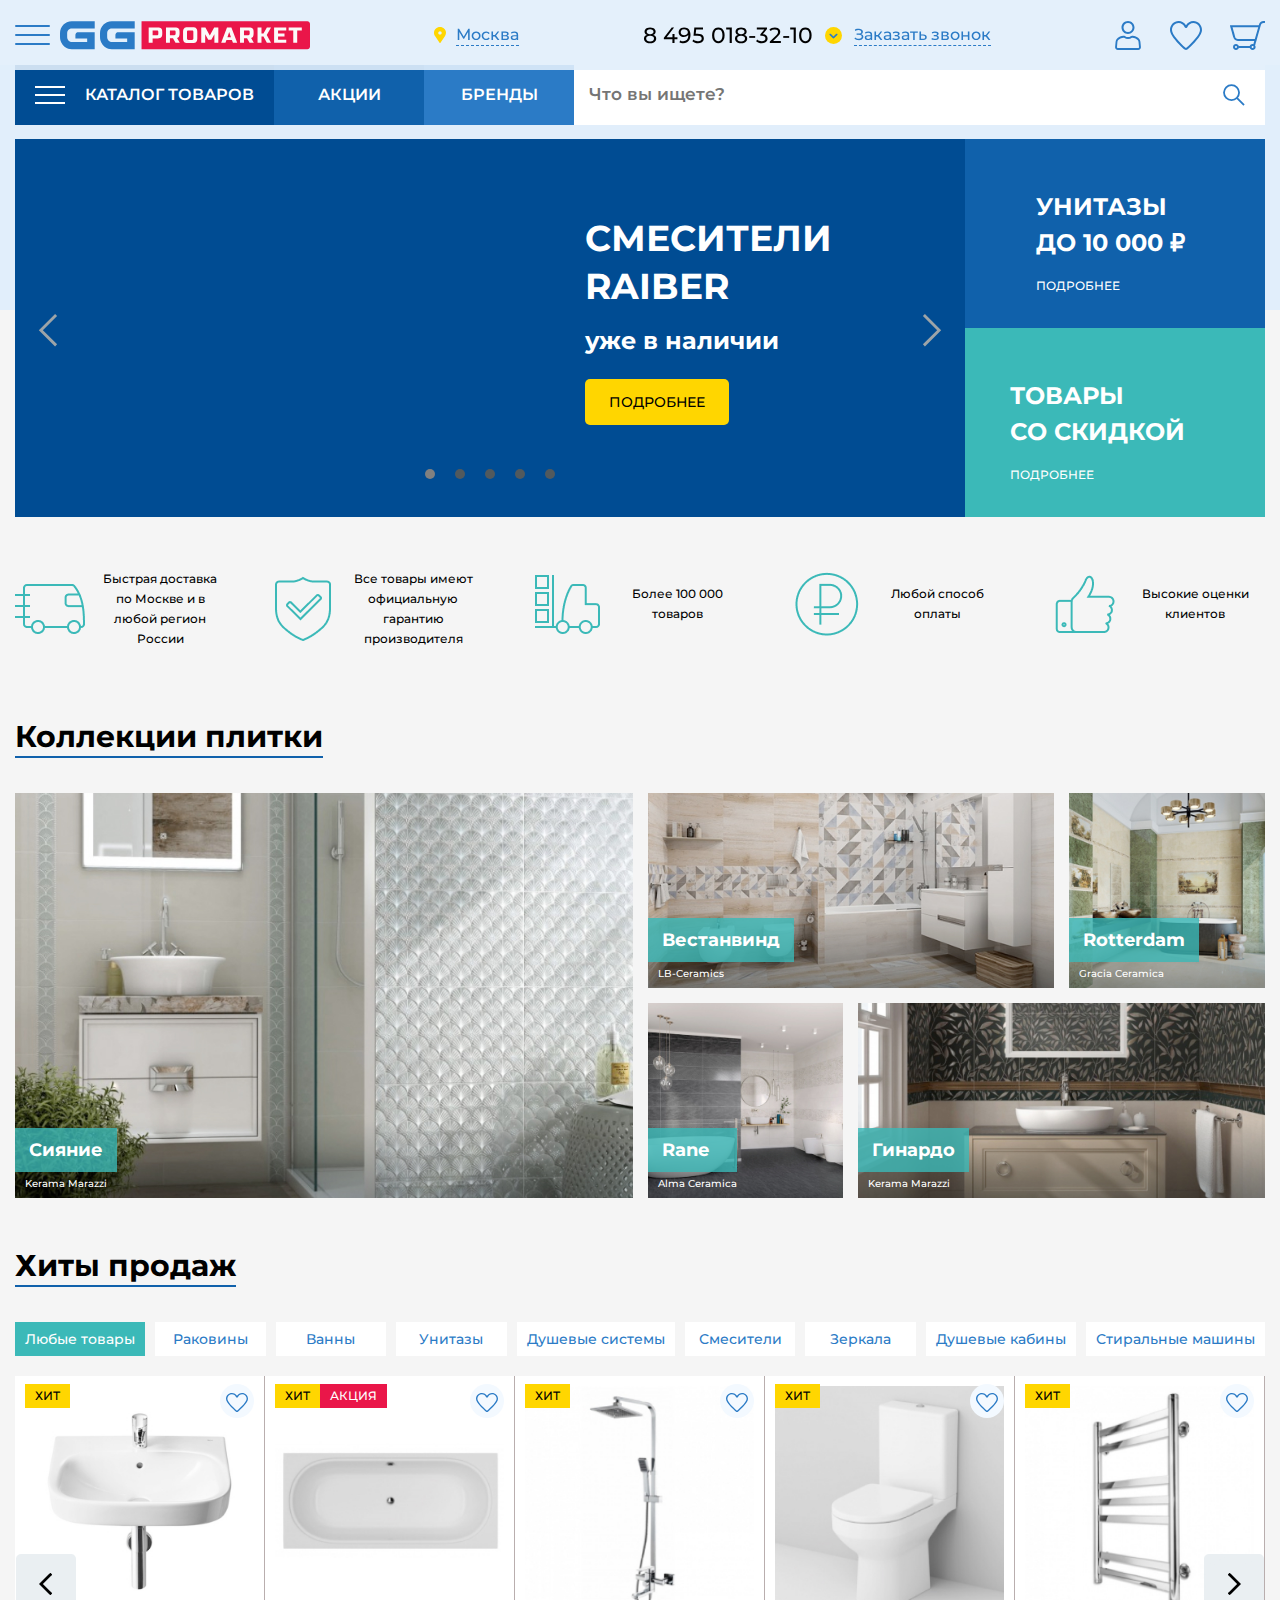
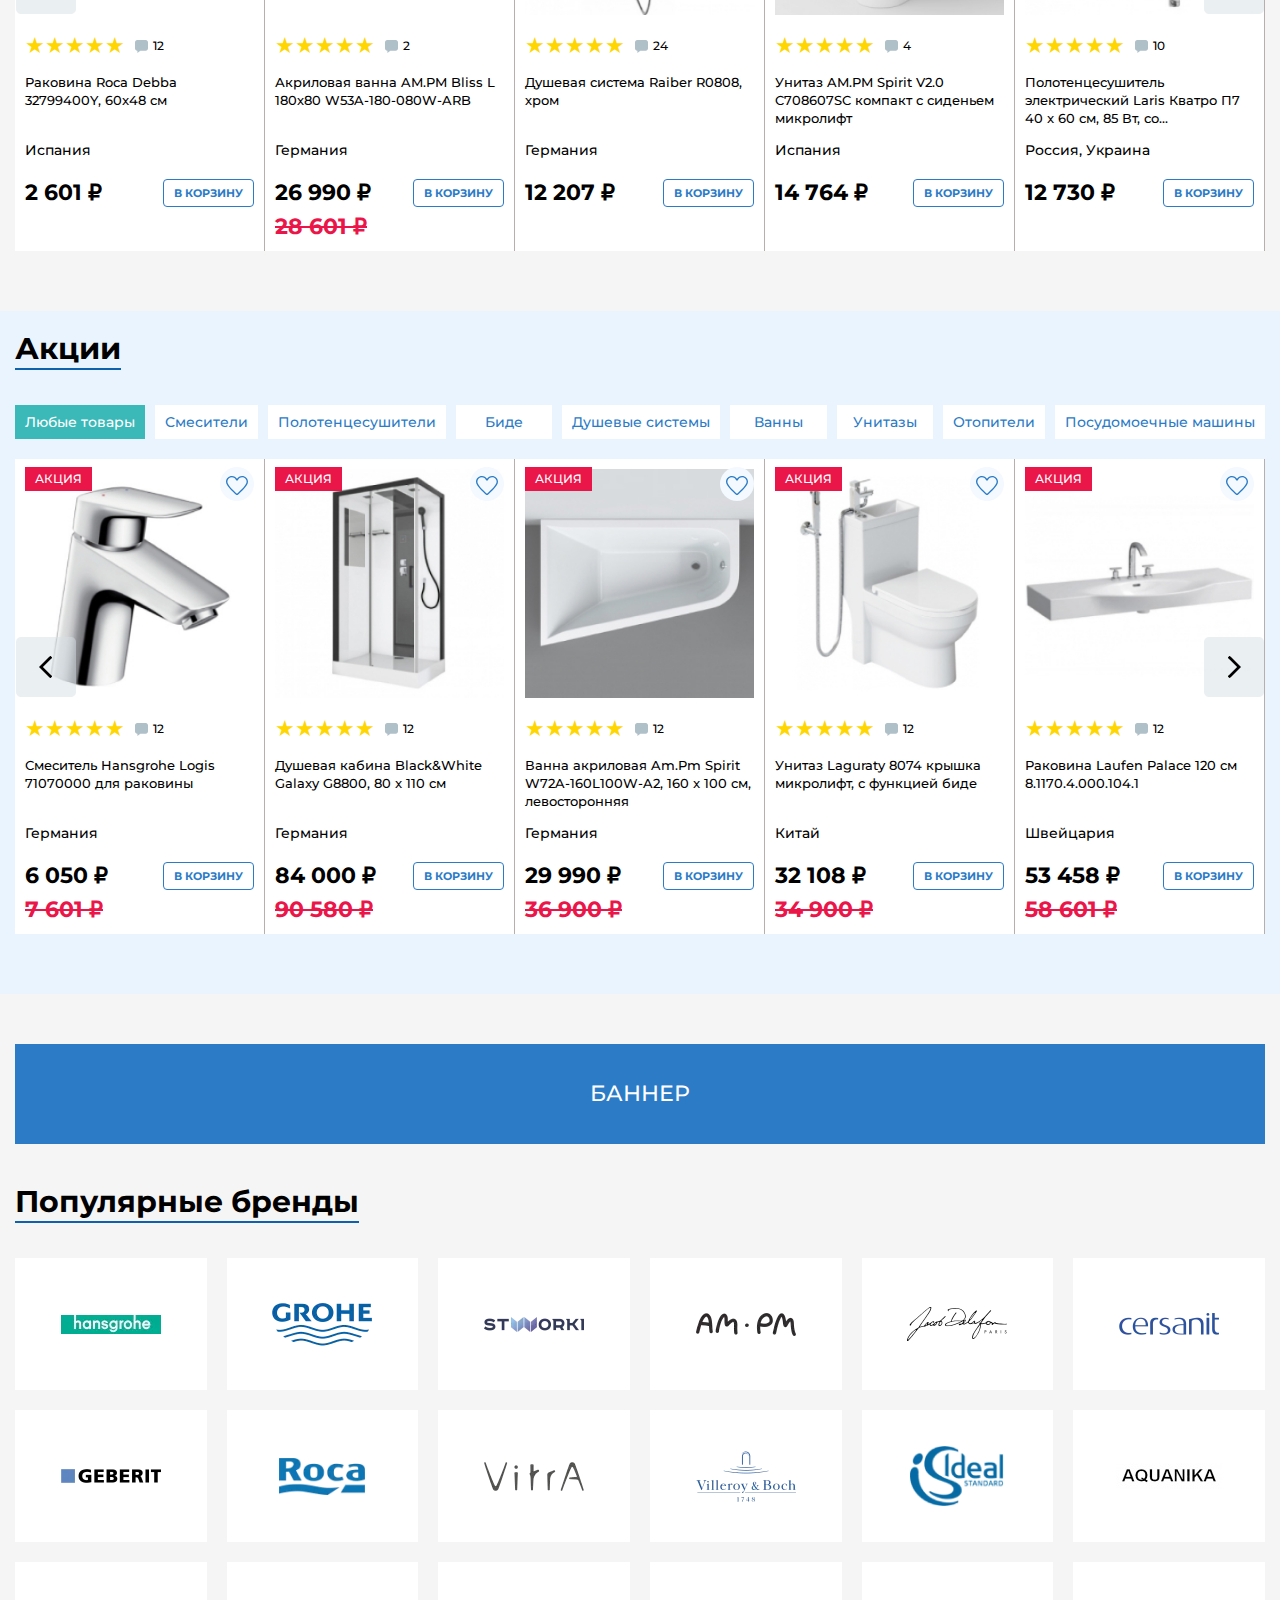
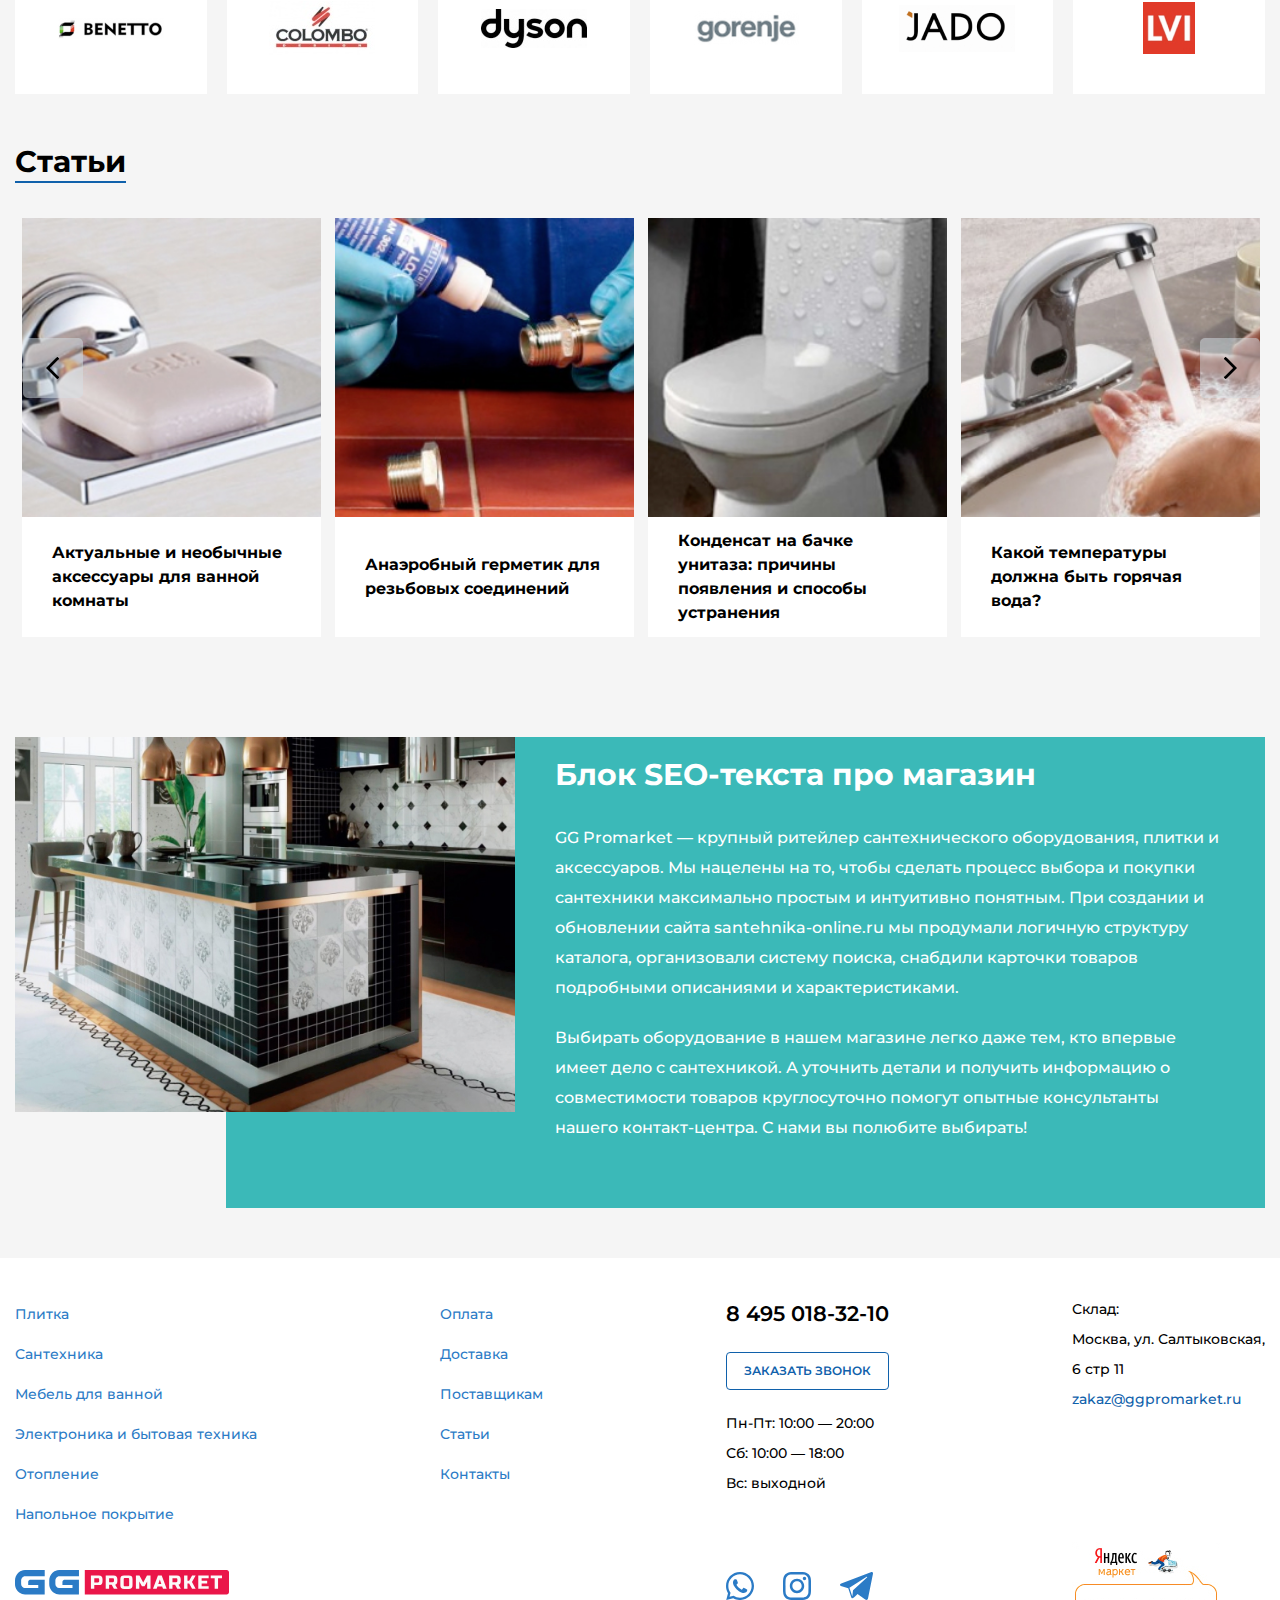
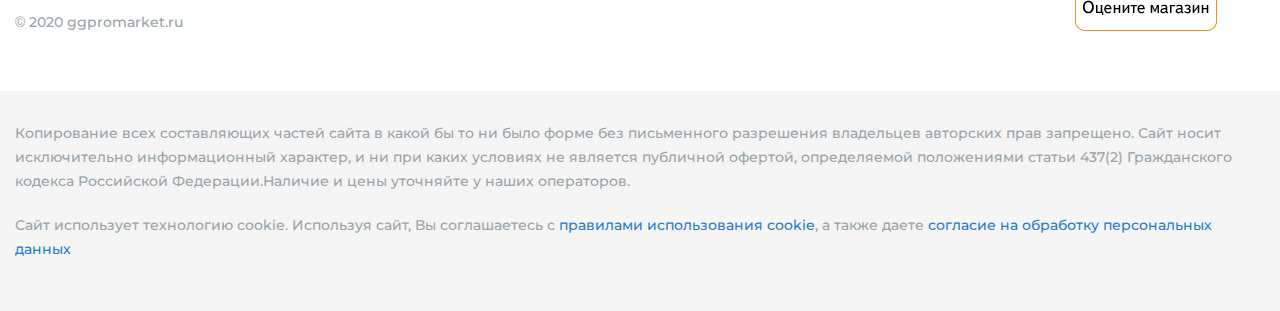
<file: index.html>
<!DOCTYPE html>
<html lang="ru">
<head>
	<meta charset="UTF-8">
	<meta http-equiv="X-UA-Compatible" content="IE=edge">
	<meta name="viewport" content="width=device-width, initial-scale=1.0">
	<title>GGProMarket</title>
  <link rel="icon" sizes="32x32" href="./img/favicon-32x32.png">
	<link rel="stylesheet" href="css/style.css">
</head>
<body class="page">
  <header class="header">
    <div  class="header-top-wrapper">
      <div class="header-top">
        <div class="header-top__logo-wrapper">
          <button class="header-top__icon" type="button"><span></span></button>
          <picture>
            <source srcset="./img/logo-mobile.svg" media="(max-width: 420px)">
            <img src="./img/logo.svg" alt="Логотип" class="header-top__logo">
          </picture>
        </div>
        <div class="header-top__location" data-da=".header-menu__list,1080,5">
          <img src="./img/svg/moscow.svg" alt="Значок локации" class="header-top__location-img">
          <a href="#" class="header-top__city">Москва</a>
        </div>
        <div class="header-top__call-box" data-da=".header-menu__list,888,6">
          <a href="tel:84950183210" class="header-top__phone">8 495 018-32-10</a>
          <img src="./img/svg/recall.svg" alt="Значок для телефона" class="header-top__call-img">
          <a href="#" class="header-top__order-call">Заказать звонок</a>
        </div>
        <nav class="header-menu__items">
          <img src="./img/logo.svg" alt="Логотип" class="header-menu__logo">
          <ul class="header-menu__list">
            <li><a href="#" class="header-menu__link">Оплата</a></li>
            <li><a href="#" class="header-menu__link">Доставка</a></li>
            <li><a href="/supplier.html" class="header-menu__link">Поставщикам</a></li>
            <li><a href="/pages.html" class="header-menu__link">Статьи</a></li>
            <li><a href="/ContactUS.html" class="header-menu__link">Контакты</a></li>
          </ul>
        </nav>
      </div>
    </div>
    <div class="header-bottom">
      <div class="header-bottom__wrapper">
        <div class="header-bottom__catalog header-catalog">
          <a class="header-catalog__btn" data-da=".main-block__body,500,3">
            <div class="header-catalog__icon"><span></span><span></span><span></span></div>
            <p class="header-catalog__text">КАТАЛОГ ТОВАРОВ</p>
          </a>
        </div>
        <a href="" class="header-bottom__stock" data-da=".header-menu__list,888,5">АКЦИИ</a>
        <a href="brand.html" class="header-bottom__brands"data-da=".header-menu__list,888,5">БРЕНДЫ</a>
      </div>
      <div class="header-bottom__search header-search">
        <form action="#" class="header-search__search">
          <input type="text" class="header-search__input" placeholder="Что вы ищете?" autocomplete="off">
          <button class="header-search__send"><img src="./img/svg/search.svg" alt="кнопка поиска"></button>
        </form>
      </div>
      <div class="header-bottom__actions" data-da=".header-top,1300,last">
        <button class="header-bottom__user header-bottom__user_1"><img src="./img/svg/registr.svg" alt="Кнопка регистрации"></button>
        <button class="header-bottom__user header-bottom__user_2"><img src="./img/svg/like.svg" alt="Кнопка регистрации"></button>
        <button class="header-bottom__user header-bottom__user_3"><img src="./img/svg/cart.svg" alt="Кнопка регистрации"></button>
      </div>
    </div>
  </header>
  <section class="main-block">
    <div class="main-block__body">
      <div class="main-block__slider main-block-slider">
        <div class="main-block-slider__slide slider_item_01">
          <div class="main-block-slider__item">
            <h3 class="main-block-slider__title">СМЕСИТЕЛИ RAIBER</h3>
            <p class="main-block-slider__text">уже в наличии</p>
            <a href="#" class="main-block-slider__btn">ПОДРОБНЕЕ</a>
          </div>
        </div>
        <div class="main-block-slider__slide slider_item_02">
          <div class="main-block-slider__item">
            <h3 class="main-block-slider__title">ПЛИТКА LAPARET</h3>
            <p class="main-block-slider__text">уже в наличии</p>
            <a href="#" class="main-block-slider__btn">ПОДРОБНЕЕ</a>
          </div>
        </div>
        <div class="main-block-slider__slide slider_item_03">
          <div class="main-block-slider__item">
            <h3 class="main-block-slider__title">ВАННА NEWCAST</h3>
            <p class="main-block-slider__text">уже в наличии</p>
            <a href="#" class="main-block-slider__btn">ПОДРОБНЕЕ</a>
          </div>
        </div>
        <div class="main-block-slider__slide slider_item_04">
          <div class="main-block-slider__item">
            <h3 class="main-block-slider__title">ДУШЕВАЯ RAIBER</h3>
            <p class="main-block-slider__text">уже в наличии</p>
            <a href="#" class="main-block-slider__btn">ПОДРОБНЕЕ</a>
          </div>
        </div>
        <div class="main-block-slider__slide slider_item_05">
          <div class="main-block-slider__item">
            <h3 class="main-block-slider__title">РАКОВИНА ROCA</h3>
            <p class="main-block-slider__text">уже в наличии</p>
            <a href="#" class="main-block-slider__btn">ПОДРОБНЕЕ</a>
          </div>
        </div>
      </div>
      <div class="main-block__column main-block-column">
        <div class="main-block-column__item main-block-column__item_01">
          <div class="main-block-column__inner">
            <h3 class="main-block-column__title">УНИТАЗЫ <br> ДО 10 000 ₽</h3>
            <div class="main-block-column__btn">ПОДРОБНЕЕ</div>
          </div>
        </div>
        <div class="main-block-column__item main-block-column__item_02">
          <div class="main-block-column__inner">
            <h3 class="main-block-column__title">ТОВАРЫ <br> СО СКИДКОЙ</h3>
            <div class="main-block-column__btn">ПОДРОБНЕЕ</div>
          </div>
        </div>
      </div>
    </div>
  </section>
  <section class="about">
    <div class="about__wrapper">
      <div class="about__body">
        <div class="about__column">
          <div class="about__item">
            <div class="about__icon"><img src="./img/icons/01.png" alt="быстрая доставка"></div>
            <p class="about__text">Быстрая доставка по Москве и в любой регион России</p>
          </div>
        </div>
        <div class="about__column">
          <div class="about__item">
            <div class="about__icon"><img src="./img/icons/02.png" alt="гарантия производителя"></div>
            <p class="about__text">Все товары имеют официальную гарантию производителя</p>
          </div>
        </div>
        <div class="about__column">
          <div class="about__item">
            <div class="about__icon"><img src="./img/icons/03.png" alt="множество товаров"></div>
            <p class="about__text">Более 100 000 товаров</p>
          </div>
        </div>
        <div class="about__column">
          <div class="about__item">
            <div class="about__icon"><img src="./img/icons/04.png" alt="любая оплата"></div>
            <p class="about__text">Любой способ оплаты</p>
          </div>
        </div>
        <div class="about__column">
          <div class="about__item">
            <div class="about__icon"><img src="./img/icons/05.png" alt="отличная репутация"></div>
            <p class="about__text">Высокие оценки клиентов</p>
          </div>
        </div>
      </div>
    </div>
  </section>
  <section class="collection">
  <div class="collection__wrapper">
    <h3 class="collection__title title">Коллекции плитки</h3>
    <div class="collection__body">
      <a href="#" class="collection__item _ibg">
        <img src="./img/collections/01.jpg" alt="Коллекция Сияние" class="collection__img">
        <div class="collection__label">
          <div class="collection__label-name"> Сияние </div>
          <span class="collection__label-text"> Kerama Marazzi </span>
        </div>
      </a>
      <a href="#" class="collection__item _ibg">
        <img src="./img/collections/02.jpg" alt="Коллекция Вестанвинд" class="collection__img">
        <div class="collection__label">
          <div class="collection__label-name"> Вестанвинд  </div>
          <span class="collection__label-text"> LB-Ceramics </span>
        </div>
      </a>
      <a href="#" class="collection__item _ibg">
        <img src="./img/collections/03.jpg" alt="Коллекция Роттердам" class="collection__img">
        <div class="collection__label">
          <div class="collection__label-name"> Rotterdam </div>
          <span class="collection__label-text"> Gracia Ceramica </span>
        </div>
      </a>
      <a href="#" class="collection__item _ibg">
        <img src="./img/collections/04.jpg" alt="Коллекция Рейн" class="collection__img">
        <div class="collection__label">
          <div class="collection__label-name"> Rane </div>
          <span class="collection__label-text"> Alma Ceramica </span>
        </div>
      </a>
      <a href="#" class="collection__item _ibg">
        <img src="./img/collections/05.jpg" alt="Коллекция Гинардо" class="collection__img">
        <div class="collection__label">
          <div class="collection__label-name"> Гинардо </div>
          <span class="collection__label-text"> Kerama Marazzi </span>
        </div>
      </a>
    </div>
  </div>
  </section>
  <section class="products">
    <div class="products__wrapper">
      <h3 class="products__title title">Хиты продаж</h3>
      <div class="products__tabs products-tabs">
        <button class="products-tabs__btn _active" type="button"> Любые товары </button>
        <button class="products-tabs__btn" type="button"> Раковины </button>
        <button class="products-tabs__btn" type="button"> Ванны </button>
        <button class="products-tabs__btn" type="button"> Унитазы </button>
        <button class="products-tabs__btn" type="button"> Душевые системы </button>
        <button class="products-tabs__btn" type="button"> Смесители </button>
        <button class="products-tabs__btn" type="button"> Зеркала </button>
        <button class="products-tabs__btn" type="button"> Душевые кабины </button>
        <button class="products-tabs__btn" type="button"> Стиральные машины </button>
      </div>
    </div>
    <div class="products__slider products-slider">
        <div class="products-slider__item">
          <div class="products-slider__body">
            <a href="" class="products-slider__img-wrapper">
              <img src="./img/bestseller/01.jpg" alt="Раковина" class="products-slider__img">
              <span class="products-slider__label"> ХИТ </span>
              <img src="./img/heart.svg" alt="Лайк картинка" class="products-slider__heart">
            </a>
            <div class="products-slider__rating">
              <img src="./img/comments.svg" alt="Комментарии" class="products-slider__comments">
              <span class="products-slider__span">12</span>
            </div>
            <div class="products-slider__cnt">
              <p class="products-slider__text">Раковина Roca Debba 32799400Y, 60x48 см</p>
              <p class="products-slider__country">Испания</p>
              <div class="products-slider__box">
                <div class="products-slider__cost">2 601 ₽</div>
                <a href="#" class="products-slider__btn"> В КОРЗИНУ </a>
              </div>
            </div>
          </div>
        </div>
        <div class="products-slider__item">
          <div class="products-slider__body">
            <a href="" class="products-slider__img-wrapper">
              <img src="./img/bestseller/02.jpg" alt="Раковина" class="products-slider__img">
              <span class="products-slider__label"> ХИТ </span>
              <span class="products-slider__label-red"> АКЦИЯ </span>
              <img src="./img/heart.svg" alt="Лайк картинка" class="products-slider__heart">
            </a>
            <div class="products-slider__rating">
              <img src="./img/comments.svg" alt="Комментарии" class="products-slider__comments">
              <span class="products-slider__span">2</span>
            </div>
            <div class="products-slider__cnt">
              <p class="products-slider__text">Акриловая ванна AM.PM Bliss L 180х80 W53A-180-080W-ARB</p>
              <p class="products-slider__country">Германия</p>
              <div class="products-slider__box">
                <div class="products-slider__cost">26 990 ₽</div>
                <a href="#" class="products-slider__btn"> В КОРЗИНУ </a>
              </div>
            </div>
            <div class="products-slider__cost-red">28 601 ₽</div>
          </div>
        </div>
        <div class="products-slider__item">
          <div class="products-slider__body">
            <a href="" class="products-slider__img-wrapper">
              <img src="./img/bestseller/03.jpg" alt="Раковина" class="products-slider__img">
              <span class="products-slider__label"> ХИТ </span>
              <img src="./img/heart.svg" alt="Лайк картинка" class="products-slider__heart">
            </a>
            <div class="products-slider__rating">
              <img src="./img/comments.svg" alt="Комментарии" class="products-slider__comments">
              <span class="products-slider__span">24</span>
            </div>
            <div class="products-slider__cnt">
              <p class="products-slider__text">Душевая система Raiber R0808, хром</p>
              <p class="products-slider__country">Германия</p>
              <div class="products-slider__box">
                <div class="products-slider__cost">12 207 ₽</div>
                <a href="#" class="products-slider__btn"> В КОРЗИНУ </a>
              </div>
            </div>
          </div>
        </div>
        <div class="products-slider__item">
          <div class="products-slider__body">
            <a href="" class="products-slider__img-wrapper">
              <img src="./img/bestseller/04.jpg" alt="Раковина" class="products-slider__img">
              <span class="products-slider__label"> ХИТ </span>
              <img src="./img/heart.svg" alt="Лайк картинка" class="products-slider__heart">
            </a>
            <div class="products-slider__rating">
              <img src="./img/comments.svg" alt="Комментарии" class="products-slider__comments">
              <span class="products-slider__span">4</span>
            </div>
            <div class="products-slider__cnt">
              <p class="products-slider__text">Унитаз AM.PM Spirit V2.0 C708607SC компакт с сиденьем микролифт</p>
              <p class="products-slider__country">Испания</p>
              <div class="products-slider__box">
                <div class="products-slider__cost">14 764 ₽</div>
                <a href="#" class="products-slider__btn"> В КОРЗИНУ </a>
              </div>
            </div>
          </div>
        </div>
        <div class="products-slider__item">
          <div class="products-slider__body">
            <a href="" class="products-slider__img-wrapper">
              <img src="./img/bestseller/05.jpg" alt="Раковина" class="products-slider__img">
              <span class="products-slider__label"> ХИТ </span>
              <img src="./img/heart.svg" alt="Лайк картинка" class="products-slider__heart">
            </a>
            <div class="products-slider__rating">
              <img src="./img/comments.svg" alt="Комментарии" class="products-slider__comments">
              <span class="products-slider__span">10</span>
            </div>
          <div class="products-slider__cnt">
            <p class="products-slider__text">Полотенцесушитель электрический Laris Кватро П7 40 x 60 см, 85 Вт, со...</p>
            <p class="products-slider__country">Россия, Украина</p>
            <div class="products-slider__box">
              <div class="products-slider__cost">12 730 ₽</div>
              <a href="#" class="products-slider__btn"> В КОРЗИНУ </a>
            </div>
          </div>
          </div>
        </div>
        <div class="products-slider__item">
          <div class="products-slider__body">
            <a href="" class="products-slider__img-wrapper">
              <img src="./img/bestseller/03.jpg" alt="Раковина" class="products-slider__img">
              <span class="products-slider__label"> ХИТ </span>
              <img src="./img/heart.svg" alt="Лайк картинка" class="products-slider__heart">
            </a>
            <div class="products-slider__rating">
              <img src="./img/comments.svg" alt="Комментарии" class="products-slider__comments">
              <span class="products-slider__span">24</span>
            </div>
            <div class="products-slider__cnt">
              <p class="products-slider__text">Душевая система Raiber R0808, хром</p>
              <p class="products-slider__country">Испания</p>
              <div class="products-slider__box">
                <div class="products-slider__cost">12 207 ₽</div>
                <a href="#" class="products-slider__btn"> В КОРЗИНУ </a>
              </div>
          </div>
          </div>
        </div>

    </div>
  </section>
  <section class="products products_bgc">
    <div class="products__wrapper">
      <h3 class="products__title title">Акции</h3>
      <div class="products__tabs products-tabs">
        <button class="products-tabs__btn _active" type="button"> Любые товары </button>
        <button class="products-tabs__btn" type="button"> Смесители </button>
        <button class="products-tabs__btn" type="button"> Полотенцесушители </button>
        <button class="products-tabs__btn" type="button"> Биде </button>
        <button class="products-tabs__btn" type="button"> Душевые системы </button>
        <button class="products-tabs__btn" type="button"> Ванны </button>
        <button class="products-tabs__btn" type="button"> Унитазы </button>
        <button class="products-tabs__btn" type="button"> Отопители </button>
        <button class="products-tabs__btn" type="button"> Посудомоечные машины </button>
      </div>
    </div>
    <div class="products__slider products-slider">
      <div class="products-slider__item">
        <div class="products-slider__body">
          <a href="" class="products-slider__img-wrapper">
            <img src="./img/stock/01.jpg" alt="Раковина" class="products-slider__img">
            <span class="products-slider__label-red-stock"> АКЦИЯ </span>
            <img src="./img/heart.svg" alt="Лайк картинка" class="products-slider__heart">
          </a>
          <div class="products-slider__rating">
            <img src="./img/comments.svg" alt="Комментарии" class="products-slider__comments">
            <span class="products-slider__span">12</span>
          </div>
          <div class="products-slider__cnt">
            <p class="products-slider__text">Смеситель Hansgrohe Logis 71070000 для раковины</p>
            <p class="products-slider__country">Германия</p>
            <div class="products-slider__box">
              <div class="products-slider__cost">6 050 ₽</div>
              <a href="#" class="products-slider__btn"> В КОРЗИНУ </a>
            </div>
          </div>
          <div class="products-slider__cost-red">7 601 ₽</div>
        </div>
      </div>
      <div class="products-slider__item">
        <div class="products-slider__body">
          <a href="" class="products-slider__img-wrapper">
            <img src="./img/stock/02.jpg" alt="Раковина" class="products-slider__img">
            <span class="products-slider__label-red-stock"> АКЦИЯ </span>
            <img src="./img/heart.svg" alt="Лайк картинка" class="products-slider__heart">
          </a>
          <div class="products-slider__rating">
            <img src="./img/comments.svg" alt="Комментарии" class="products-slider__comments">
            <span class="products-slider__span">12</span>
          </div>
          <div class="products-slider__cnt">
            <p class="products-slider__text">Душевая кабина Black&White Galaxy G8800, 80 x 110 см</p>
            <p class="products-slider__country">Германия</p>
            <div class="products-slider__box">
              <div class="products-slider__cost">84 000 ₽</div>
              <a href="#" class="products-slider__btn"> В КОРЗИНУ </a>
            </div>
          </div>
          <div class="products-slider__cost-red">90 580 ₽</div>
        </div>
      </div>
      <div class="products-slider__item">
        <div class="products-slider__body">
          <a href="" class="products-slider__img-wrapper">
            <img src="./img/stock/03.jpg" alt="Раковина" class="products-slider__img">
            <span class="products-slider__label-red-stock"> АКЦИЯ </span>
            <img src="./img/heart.svg" alt="Лайк картинка" class="products-slider__heart">
          </a>
          <div class="products-slider__rating">
            <img src="./img/comments.svg" alt="Комментарии" class="products-slider__comments">
            <span class="products-slider__span">12</span>
          </div>
          <div class="products-slider__cnt">
            <p class="products-slider__text">Ванна акриловая Am.Pm Spirit W72A-160L100W-A2, 160 x 100 см, левосторонняя</p>
            <p class="products-slider__country">Германия</p>
            <div class="products-slider__box">
              <div class="products-slider__cost">29 990 ₽</div>
              <a href="#" class="products-slider__btn"> В КОРЗИНУ </a>
            </div>
          </div>
          <div class="products-slider__cost-red">36 900 ₽</div>
        </div>
      </div>
      <div class="products-slider__item">
        <div class="products-slider__body">
          <a href="" class="products-slider__img-wrapper">
            <img src="./img/stock/04.jpg" alt="Раковина" class="products-slider__img">
            <span class="products-slider__label-red-stock"> АКЦИЯ </span>
            <img src="./img/heart.svg" alt="Лайк картинка" class="products-slider__heart">
          </a>
          <div class="products-slider__rating">
            <img src="./img/comments.svg" alt="Комментарии" class="products-slider__comments">
            <span class="products-slider__span">12</span>
          </div>
          <div class="products-slider__cnt">
            <p class="products-slider__text">Унитаз Laguraty 8074 крышка микролифт, с функцией биде</p>
            <p class="products-slider__country">Китай</p>
            <div class="products-slider__box">
              <div class="products-slider__cost">32 108 ₽</div>
              <a href="#" class="products-slider__btn"> В КОРЗИНУ </a>
            </div>
          </div>
          <div class="products-slider__cost-red">34 900 ₽</div>
        </div>
      </div>
      <div class="products-slider__item">
        <div class="products-slider__body">
          <a href="" class="products-slider__img-wrapper">
            <img src="./img/stock/05.jpg" alt="Раковина" class="products-slider__img">
            <span class="products-slider__label-red-stock"> АКЦИЯ </span>
            <img src="./img/heart.svg" alt="Лайк картинка" class="products-slider__heart">
          </a>
          <div class="products-slider__rating">
            <img src="./img/comments.svg" alt="Комментарии" class="products-slider__comments">
            <span class="products-slider__span">12</span>
          </div>
          <div class="products-slider__cnt">
            <p class="products-slider__text">Раковина Laufen Palace 120 см 8.1170.4.000.104.1</p>
            <p class="products-slider__country">Швейцария</p>
            <div class="products-slider__box">
              <div class="products-slider__cost">53 458 ₽</div>
              <a href="#" class="products-slider__btn"> В КОРЗИНУ </a>
            </div>
          </div>
          <div class="products-slider__cost-red">58 601 ₽</div>
        </div>
      </div>
      <div class="products-slider__item">
        <div class="products-slider__body">
          <a href="" class="products-slider__img-wrapper">
            <img src="./img/bestseller/02.jpg" alt="Раковина" class="products-slider__img">
            <span class="products-slider__label-red-stock"> АКЦИЯ </span>
            <img src="./img/heart.svg" alt="Лайк картинка" class="products-slider__heart">
          </a>
          <div class="products-slider__rating">
            <img src="./img/comments.svg" alt="Комментарии" class="products-slider__comments">
            <span class="products-slider__span">12</span>
          </div>
          <div class="products-slider__cnt">
            <p class="products-slider__text">Акриловая ванна AM.PM Bliss L 180х80 W53A-180-080W-ARB</p>
            <p class="products-slider__country">Швейцария</p>
            <div class="products-slider__box">
              <div class="products-slider__cost">26 990 ₽</div>
              <a href="#" class="products-slider__btn"> В КОРЗИНУ </a>
            </div>
          </div>
          <div class="products-slider__cost-red">28 601 ₽</div>
        </div>
      </div>
    </div>
  </section>
  <section class="banner">
    <div class="banner_wrapper">
      <div class="banner__body">
        <p class="banner__text"> БАННЕР </p>
      </div>
    </div>
  </section>
  <section class="brands">
    <div class="brands__wrapper">
      <h3 class="brands__title title">Популярные бренды</h3>
      <div class="brands__body">
        <a href="#" class="brands__item"><img src="./img/brands/01.png" alt="Брэнды"></a>
        <a href="#" class="brands__item"><img src="./img/brands/02.png" alt="Брэнды"></a>
        <a href="#" class="brands__item"><img src="./img/brands/03.png" alt="Брэнды"></a>
        <a href="#" class="brands__item"><img src="./img/brands/04.png" alt="Брэнды"></a>
        <a href="#" class="brands__item"><img src="./img/brands/05.png" alt="Брэнды"></a>
        <a href="#" class="brands__item"><img src="./img/brands/06.png" alt="Брэнды"></a>
        <a href="#" class="brands__item"><img src="./img/brands/07.png" alt="Брэнды"></a>
        <a href="#" class="brands__item"><img src="./img/brands/08.png" alt="Брэнды"></a>
        <a href="#" class="brands__item"><img src="./img/brands/09.png" alt="Брэнды"></a>
        <a href="#" class="brands__item"><img src="./img/brands/10.png" alt="Брэнды"></a>
        <a href="#" class="brands__item"><img src="./img/brands/11.png" alt="Брэнды"></a>
        <a href="#" class="brands__item"><img src="./img/brands/12.png" alt="Брэнды"></a>
        <a href="#" class="brands__item"><img src="./img/brands/13.png" alt="Брэнды"></a>
        <a href="#" class="brands__item"><img src="./img/brands/14.png" alt="Брэнды"></a>
        <a href="#" class="brands__item"><img src="./img/brands/15.png" alt="Брэнды"></a>
        <a href="#" class="brands__item"><img src="./img/brands/16.png" alt="Брэнды"></a>
        <a href="#" class="brands__item"><img src="./img/brands/17.png" alt="Брэнды"></a>
        <a href="#" class="brands__item"><img src="./img/brands/18.png" alt="Брэнды"></a>
      </div>
    </div>
  </section>
  <section class="article">
    <div class="article__wrapper">
      <h3 class="article__title title">Статьи</h3>
      <div class="article__slider">
        <div class="article__item">
          <a href="#" class="article__img _ibg"><img src="./img/articles/01.jpg" alt="Статьи"></a>
          <p class="article__text">Актуальные и необычные аксессуары для ванной комнаты</p>
        </div>
        <div class="article__item">
          <a href="#" class="article__img _ibg"><img src="./img/articles/04.jpg" alt="Статьи"></a>
          <p class="article__text">Анаэробный герметик для резьбовых соединений</p>
        </div>
        <div class="article__item">
          <a href="#" class="article__img _ibg"><img src="./img/articles/03.jpg" alt="Статьи"></a>
          <p class="article__text">Конденсат на бачке унитаза: причины появления и способы устранения</p>
        </div>
        <div class="article__item">
          <a href="#" class="article__img _ibg"><img src="./img/articles/02.jpg" alt="Статьи"></a>
          <p class="article__text">Какой температуры должна быть горячая вода?</p>
        </div>
        <div class="article__item">
          <a href="#" class="article__img _ibg"><img src="./img/articles/04.jpg" alt="Статьи"></a>
          <p class="article__text">Анаэробный герметик для резьбовых соединений</p>
        </div>
      </div>
    </div>
  </section>
  <section class="seo">
    <div class="seo_wrapper">
      <div class="seo__body">
        <div class="seo__img"><img src="./img/seo/01.jpg" alt="seo"></div>
        <div class="seo__text-box">
          <h3 class="seo__title">Блок SEO-текста про магазин</h3>
          <p class="seo__text">GG Promarket — крупный ритейлер сантехнического оборудования, плитки и аксессуаров. Мы нацелены на то, чтобы сделать процесс выбора и покупки сантехники максимально простым и интуитивно понятным. При создании и обновлении сайта santehnika-online.ru мы продумали логичную структуру каталога, организовали систему поиска, снабдили карточки товаров подробными описаниями и характеристиками.</p>
          <p class="seo__text">Выбирать оборудование в нашем магазине легко даже тем, кто впервые имеет дело с сантехникой. А уточнить детали и получить информацию о совместимости товаров круглосуточно помогут опытные консультанты нашего контакт-центра. С нами вы полюбите выбирать!</p>
        </div>
      </div>
    </div>
  </section>
  <footer class="footer">
    <div class="footer__top footer-top">
      <div class="footer-top__body">
        <div class="footer-top__column column_1">
          <div class="footer-top__catalog" data-da=".column_2,525,1">
            <a href="#" class="footer-top__catalog-item">Плитка</a>
            <a href="#" class="footer-top__catalog-item">Сантехника</a>
            <a href="#" class="footer-top__catalog-item">Мебель для ванной</a>
            <a href="#" class="footer-top__catalog-item">Электроника и бытовая техника</a>
            <a href="#" class="footer-top__catalog-item">Отопление</a>
            <a href="#" class="footer-top__catalog-item">Напольное покрытие</a>
          </div>
          <img src="./img/logo.svg" alt="Логотип" class="footer-top__logo">
          <p class="footer-top__copy">© 2020 ggpromarket.ru</p>
        </div>
        <div class="footer-top__column column_2">
          <nav class="footer-top__navigation">
            <a href="#" class="footer-top__link">Оплата</a>
            <a href="#" class="footer-top__link">Доставка</a>
            <a href="#" class="footer-top__link">Поставщикам</a>
            <a href="#" class="footer-top__link">Статьи</a>
            <a href="#" class="footer-top__link">Контакты</a>
          </nav>
        </div>
        <div class="footer-top__column" data-da=".column_1,900,2">
          <div class="footer-top__contacts">
            <a href="tel:84950183210" class="footer-top__phone">8 495 018-32-10</a>
            <a href="#" class="footer-top__order-call">ЗАКАЗАТЬ ЗВОНОК</a>
            <p class="footer-top__days">Пн-Пт: 10:00 — 20:00</p>
            <p class="footer-top__days">Сб: 10:00 — 18:00</p>
            <p class="footer-top__days">Вс: выходной</p>
          </div>
          <div class="footer-top__social" data-da=".column_4,900,3">
            <a href="#"><img src="./img/footer/whatsapp.svg" alt="whatsapp"></a>
            <a href="#"><img src="./img/footer/instagram.svg" alt="instagram"></a>
            <a href="#"><img src="./img/footer/telegram.svg" alt="telegram"></a>
          </div>
        </div>
        <div class="footer-top__column column_4" data-da=".column_2,900,2">
          <div class="footer-top__address">
            <p class="footer-top__text">Склад:</p>
            <p class="footer-top__text">Москва, ул. Салтыковская,<br>6 стр 11</p>
            <a href="mailto:zakaz@ggpromarket.ru" class="footer-top__email">zakaz@ggpromarket.ru</a>
          </div>
          <img src="./img/footer/rating-image.jpg" alt="Оценка магазина" class="footer-top__img">
        </div>
      </div>
    </div>
    <div class="footer__bottom footer-bottom">
      <div class="footer-bottom__wrapper">
        <p class="footer-bottom__text">Копирование всех составляющих частей сайта в какой бы то ни было форме без письменного разрешения владельцев авторских прав запрещено. Сайт носит исключительно информационный характер, и ни при каких условиях не является публичной офертой, определяемой положениями статьи 437(2) Гражданского кодекса Российской Федерации.Наличие и цены уточняйте у наших операторов.</p>
        <p class="footer-bottom__text">Сайт использует технологию cookie. Используя сайт, Вы соглашаетесь с <a href="#" class="footer-bottom__rules">правилами использования cookie</a>, а также даете <a href="#" class="footer-bottom__rules">согласие на обработку персональных данных</a></p>
      </div>
    </div>
  </footer>

  <div class="popup popup_type_call">
    <div class="popup__container">
      <button class="popup__close" type="button"><span></span></button>
      <h2 class="popup__title">ЗАКАЗ ЗВОНКА</h2>
      <form action="#" class="popup__form">
        <input type="text" class="popup__input" placeholder="Ваше имя">
        <input type="tel" class="popup__input" placeholder="Телефон">
        <input type="text" class="popup__input" placeholder="Удобное время для звонка">
        <button class="button__submit" type="button"> ОТПРАВИТЬ </button>
      </form>
      <p class="popup__text">Нажимая кнопку «Отправить», вы соглашаетесь с документом <a href="#" class="popup__text-span">политика конфиденциальности</a></p>
    </div>
  </div>

  <div class="popup popup_type_location">
    <div class="popup__container">
      <button class="popup__close" type="button"><span></span></button>
      <h2 class="popup__title">ГОРОД ИЛИ РЕГИОН</h2>
      <form action="#" class="popup__form">
        <div class="popup__search-cnt">
          <input type="text" class="popup__search" placeholder="Поиск">
          <label for="popup__search" class="popup__label"><img src="./img/svg/search.svg" alt="Поиск"></label>
        </div>
        <div class="popup__location popup-location">
          <ul class="popup-location__list">
            <li class="popup-location__item _active">Москва</li>
            <li class="popup-location__item">Московская область</li>
            <li class="popup-location__item">Санкт-Петербург</li>
            <li class="popup-location__item">Астрахань</li>
            <li class="popup-location__item">Самара</li>
            <li class="popup-location__item">Белгород</li>
            <li class="popup-location__item">Брянск</li>
            <li class="popup-location__item">Владивосток</li>
            <li class="popup-location__item">Владимир</li>
            <li class="popup-location__item">Волгоград</li>
            <li class="popup-location__item">Вологда</li>
            <li class="popup-location__item">Томск</li>
            <li class="popup-location__item">Тверь</li>
          </ul>
        </div>
      </form>
    </div>
  </div>

  <div class="popup popup_type_user">
    <div class="popup__container">
      <button class="popup__close" type="button"><span></span></button>
      <h2 class="popup__title">ЛИЧНЫЙ КАБИНЕТ</h2>
        <div class="popup-user__nav">
          <button class="popup-user__select-tab _active" type="button" data-user-tab="user-tab-01">Вход</button>
          <button class="popup-user__select-tab" type="button" data-user-tab="user-tab-02">Регистрация</button>
        </div>
        <div class="popup-user__tabs-list">
          <div class="popup-user__tab-item user-tab-01 _active">
            <form action="#" class="popup__form">
              <input type="email" class="popup__input" placeholder="Email">
              <input type="password" class="popup__input" placeholder="Пароль">
              <button class="button__submit">ВОЙТИ</button>
            </form>
          </div>
          <div class="popup-user__tab-item user-tab-02">
            <form action="#" class="popup__form">
              <input type="text" class="popup__input" placeholder="Ваше имя">
              <input type="email" class="popup__input" placeholder="Email">
              <input type="tel" class="popup__input" placeholder="Телефон">
              <div class="popup__input_password"><input type="password" class="popup__input popup__input_pass" placeholder="Пароль"><img src="./img/svg/password.svg" alt="Пароль" class="password__img"></div>
              <div class="popup__input_password2"><input type="password" class="popup__input popup__input_pass2" placeholder="Подтвердите пароль"><img src="./img/svg/password.svg" alt="Пароль" class="password__img2"></div>
              <button class="button__submit">РЕГИСТРАЦИЯ</button>
            </form>
          </div>
        </div>
    </div>
  </div>

  <div class="popup popup_type_basket">
    <div class="popup__container">
      <button class="popup__close" type="button"><span></span></button>
      <h2 class="popup__title">КОРЗИНА</h2>
      <form action="#" class="popup__form">
        <h3 class="popup__title-2">Корзина пуста</h3>
        <p class="popup__text2">но это никогда не поздно исправить :)</p>
        <p class="popup__text2">ИТОГО: <span class="popup__span">0</span></p>
        <button class="button__submit" type="button">ПЕРЕЙТИ В КОРЗИНУ</button>
      </form>
    </div> 
  </div>

	<script src="https://code.jquery.com/jquery-3.6.1.min.js"></script>
  <script src="js/slick.min.js"></script>
	<script src="js/script.js"></script>
</body>
</html>
</file>
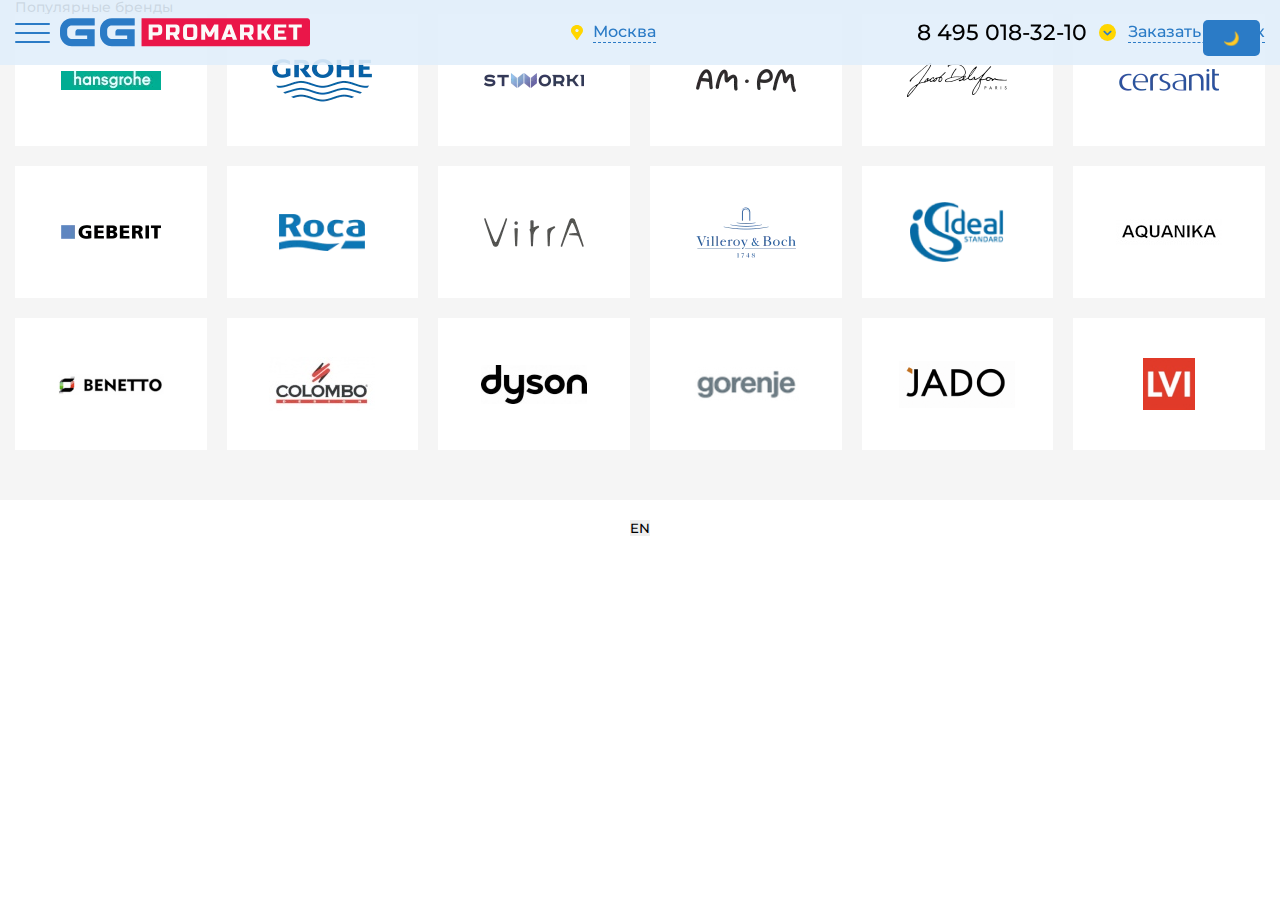
<file: brand.html>
<!DOCTYPE html>
<html lang="ru">
<head>
    <meta charset="UTF-8">
    <meta http-equiv="X-UA-Compatible" content="IE=edge">
    <meta name="viewport" content="width=device-width, initial-scale=1.0">
    <title>GGProMarket</title>
    <link rel="icon" sizes="32x32" href="./img/favicon-32x32.png">
    <link rel="stylesheet" href="css/brand.css">
    
</head>
<body class="page">
    <header class="header">
        <div class="header-top-wrapper">
            <div class="header-top">
                <div class="header-top__logo-wrapper">
                    <button class="header-top__icon" type="button"><span></span></button>
                    <picture>
                        <source srcset="./img/logo-mobile.svg" media="(max-width: 420px)">
                        <img src="./img/logo.svg" alt="Логотип" class="header-top__logo">
                    </picture>
                </div>
                <div class="header-top__location" data-da=".header-menu__list,1080,5">
                    <img src="./img/svg/moscow.svg" alt="Значок локации" class="header-top__location-img">
                    <a href="#" class="header-top__city" data-translate="city">Москва</a>
                </div>
                <div class="header-top__call-box" data-da=".header-menu__list,888,6">
                    <a href="tel:84950183210" class="header-top__phone" data-translate="phone">8 495 018-32-10</a>
                    <img src="./img/svg/recall.svg" alt="Значок для телефона" class="header-top__call-img">
                    <a href="#" class="header-top__order-call" data-translate="orderCall">Заказать звонок</a>
                </div>
                <nav class="header-menu__items">
                    <img src="./img/logo.svg" alt="Логотип" class="header-menu__logo">
                    <ul class="header-menu__list">
                        <li><a href="#" class="header-menu__link" data-translate="payment">Оплата</a></li>
                        <li><a href="#" class="header-menu__link" data-translate="delivery">Доставка</a></li>
                        <li><a href="#" class="header-menu__link" data-translate="suppliers">Поставщикам</a></li>
                        <li><a href="index.html" class="header-menu__link" data-translate="home">Главная</a></li>
                        <li><a href="#" class="header-menu__link" data-translate="contacts">Контакты</a></li>
                    </ul>
                </nav>
                <button id="themeToggleBtn" class="theme-toggle-button">🌙</button>
            </div>
        </div>
    </header>

    <section class="brands">
        <div class="brands__wrapper">
            <h3 class="brands__title title" data-translate="popularBrands">Популярные бренды</h3>
            <div class="brands__body">
                <a href="#" class="brands__item"><img src="./img/brands/01.png" alt="Бренд 1"></a>
                <a href="#" class="brands__item"><img src="./img/brands/02.png" alt="Бренд 2"></a>
                <a href="#" class="brands__item"><img src="./img/brands/03.png" alt="Бренд 3"></a>
                <a href="#" class="brands__item"><img src="./img/brands/04.png" alt="Бренд 4"></a>
                <a href="#" class="brands__item"><img src="./img/brands/05.png" alt="Бренд 5"></a>
                <a href="#" class="brands__item"><img src="./img/brands/06.png" alt="Бренд 6"></a>
                <a href="#" class="brands__item"><img src="./img/brands/07.png" alt="Брэнды"></a>
                <a href="#" class="brands__item"><img src="./img/brands/08.png" alt="Брэнды"></a>
                <a href="#" class="brands__item"><img src="./img/brands/09.png" alt="Брэнды"></a>
                <a href="#" class="brands__item"><img src="./img/brands/10.png" alt="Брэнды"></a>
                <a href="#" class="brands__item"><img src="./img/brands/11.png" alt="Брэнды"></a>
                <a href="#" class="brands__item"><img src="./img/brands/12.png" alt="Брэнды"></a>
                <a href="#" class="brands__item"><img src="./img/brands/13.png" alt="Брэнды"></a>
                <a href="#" class="brands__item"><img src="./img/brands/14.png" alt="Брэнды"></a>
                <a href="#" class="brands__item"><img src="./img/brands/15.png" alt="Брэнды"></a>
                <a href="#" class="brands__item"><img src="./img/brands/16.png" alt="Брэнды"></a>
                <a href="#" class="brands__item"><img src="./img/brands/17.png" alt="Брэнды"></a>
                <a href="#" class="brands__item"><img src="./img/brands/18.png" alt="Брэнды"></a>
            </div>
        </div>
    </section>

    <div class="language-toggle-container">
        <button id="translateBtn" class="translate-button">EN</button>
    </div>

    
    <script src="/js/translatebrand.js"></script>
    <script src="/js/burger.js"></script>
</body>
</html>
</file>
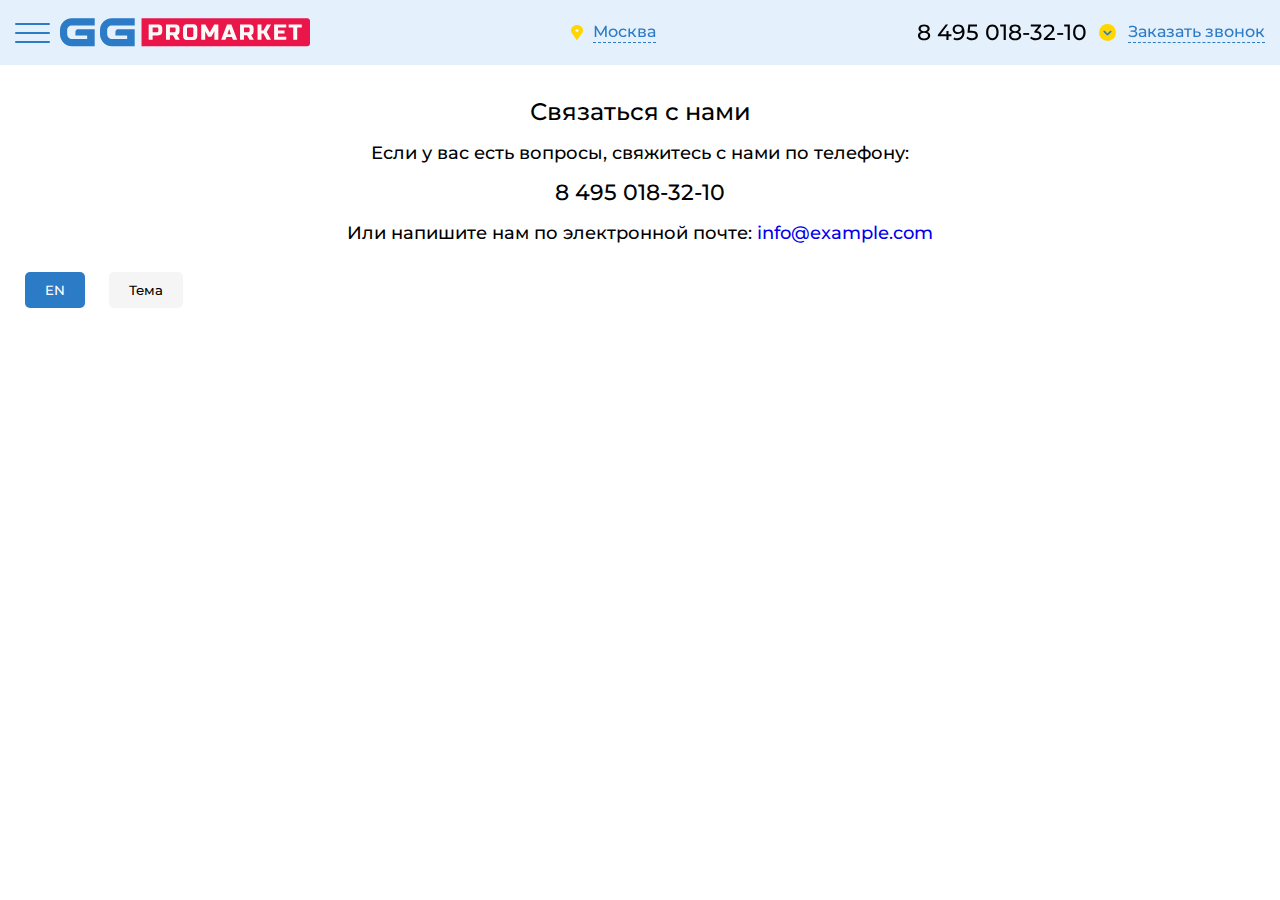
<file: ContactUS.html>
<!DOCTYPE html>
<html lang="ru">
<head>
    <meta charset="UTF-8">
    <meta http-equiv="X-UA-Compatible" content="IE=edge">
    <meta name="viewport" content="width=device-width, initial-scale=1.0">
    <title>Contact Us</title>
    <link rel="icon" sizes="32x32" href="./img/favicon-32x32.png">
    <link rel="stylesheet" href="css/brand.css">
    <style>
        body.light-mode {
            background-color: #ffffff;
            color: #000000;
        }

        body.dark-mode {
            background-color: #1a1a1a;
            color: #ffffff;
        }

        .btn {
            cursor: pointer;
            padding: 10px 20px;
            margin: 10px;
            border: none;
            border-radius: 5px;
        }

        .translate-button {
            background-color: #2B7BC6;
            color: #ffffff;
        }

        .theme-toggle {
            background-color: #f5f5f5;
            color: #000000;
        }

        .theme-toggle.dark-mode {
            background-color: #333333;
            color: #ffffff;
        }

        .contact {
            padding: 100px 15px 50px;
            background-color: inherit;
        }

        .contact__wrapper {
            max-width: 800px;
            margin: 0 auto;
            text-align: center;
        }

        .contact__title {
            font-size: 24px;
            margin-bottom: 20px;
        }

        .contact__info {
            font-size: 18px;
            margin-bottom: 20px;
        }

        .contact__phone {
            font-size: 22px;
            display: block;
            margin-bottom: 20px;
            color: inherit;
        }

        @media (max-width: 768px) {
            .contact__title {
                font-size: 22px;
            }

            .contact__info,
            .contact__phone {
                font-size: 16px;
            }
        }

        @media (max-width: 320px) {
            .contact__title {
                font-size: 20px;
            }

            .contact__info,
            .contact__phone {
                font-size: 14px;
            }
        }
    </style>
</head>
<body class="page light-mode">
    <header class="header">
        <div class="header-top-wrapper">
            <div class="header-top">
                <div class="header-top__logo-wrapper">
                    <button class="header-top__icon" type="button"><span></span></button>
                    <picture>
                        <source srcset="./img/logo-mobile.svg" media="(max-width: 420px)">
                        <img src="./img/logo.svg" alt="Логотип" class="header-top__logo">
                    </picture>
                </div>
                <div class="header-top__location">
                    <img src="./img/svg/moscow.svg" alt="Значок локации" class="header-top__location-img">
                    <a href="#" class="header-top__city" id="city">Москва</a>
                </div>
                <div class="header-top__call-box">
                    <a href="tel:84950183210" class="header-top__phone" id="phone">8 495 018-32-10</a>
                    <img src="./img/svg/recall.svg" alt="Значок для телефона" class="header-top__call-img">
                    <a href="#" class="header-top__order-call" id="orderCall">Заказать звонок</a>
                </div>
                <nav class="header-menu__items">
                    <img src="./img/logo.svg" alt="Логотип" class="header-menu__logo">
                    <ul class="header-menu__list">
                        <li><a href="#" class="header-menu__link" id="payment">Оплата</a></li>
                        <li><a href="/pages.html" class="header-menu__link" id="delivery">Статьи</a></li>
                        <li><a href="/supplier.html" class="header-menu__link" id="suppliers">Поставщикам</a></li>
                        <li><a href="index.html" class="header-menu__link" id="home">Главная</a></li>
                        <li><a href="/ContactUS.html" class="header-menu__link" id="contacts">Контакты</a></li>
                    </ul>
                </nav>
            </div>
        </div>
    </header>
    <section class="contact">
        <div class="contact__wrapper">
            <h3 class="contact__title" id="contactTitle">Связаться с нами</h3>
            <p class="contact__info" id="contactInfo">Если у вас есть вопросы, свяжитесь с нами по телефону:</p>
            <a href="tel:84950183210" class="contact__phone">8 495 018-32-10</a>
            <p class="contact__info" id="emailInfo">Или напишите нам по электронной почте: <a href="mailto:info@example.com">info@example.com</a></p>
        </div>
        <button id="translateBtn" class="btn translate-button">EN</button>
        <button id="themeToggle" class="btn theme-toggle">Тема</button>
    </section>
   <script src="/js/translationContact.js"></script>
</body>
</html>
</file>
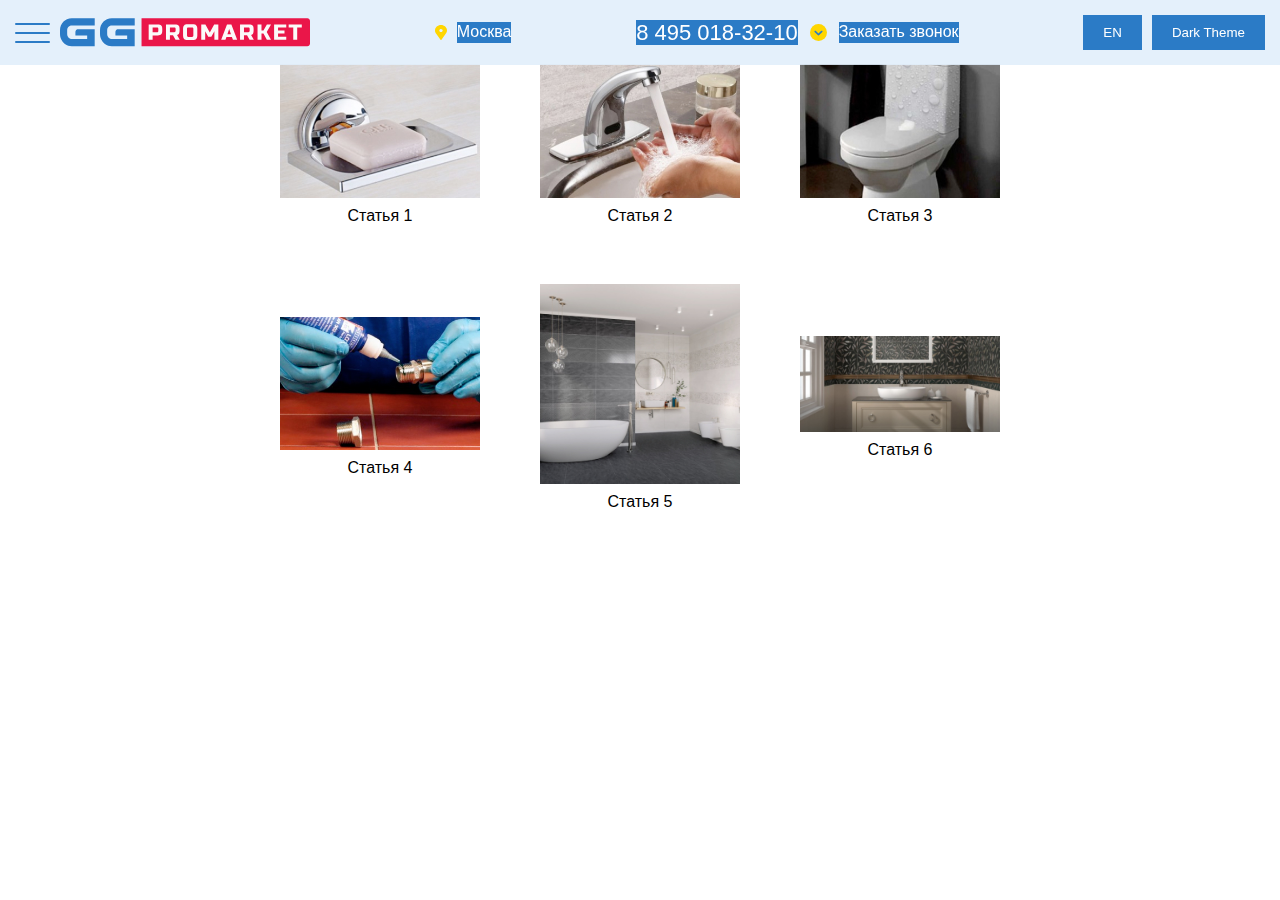
<file: pages.html>
<!DOCTYPE html>
<html lang="ru">
<head>
    <meta charset="UTF-8">
    <meta http-equiv="X-UA-Compatible" content="IE=edge">
    <meta name="viewport" content="width=device-width, initial-scale=1.0">
    <title>GGProMarket Articles</title>
    <link rel="icon" sizes="32x32" href="./img/favicon-32x32.png">
    <link rel="stylesheet" href="/css/pages.css">
    
</head>
<body class="page">
    <header class="header">
        <div class="header-top-wrapper">
            <div class="header-top">
                <div class="header-top__logo-wrapper">
                    <button class="header-top__icon" type="button"><span></span></button>
                    <picture>
                        <source srcset="./img/logo-mobile.svg" media="(max-width: 420px)">
                        <img src="./img/logo.svg" alt="Логотип" class="header-top__logo">
                    </picture>
                </div>
                <div class="header-top__location" data-da=".header-menu__list,1080,5">
                    <img src="./img/svg/moscow.svg" alt="Значок локации" class="header-top__location-img">
                    <a href="#" class="header-top__city" data-translate="city">Москва</a>
                </div>
                <div class="header-top__call-box" data-da=".header-menu__list,888,6">
                    <a href="tel:84950183210" class="header-top__phone" data-translate="phone">8 495 018-32-10</a>
                    <img src="./img/svg/recall.svg" alt="Значок для телефона" class="header-top__call-img">
                    <a href="#" class="header-top__order-call" data-translate="orderCall">Заказать звонок</a>
                </div>
                <nav class="header-menu__items">
                    <img src="./img/logo.svg" alt="Логотип" class="header-menu__logo">
                    <ul class="header-menu__list">
                        <li><a href="#" class="header-menu__link" data-translate="payment">Оплата</a></li>
                        <li><a href="/pages.html" class="header-menu__link" data-translate="delivery">Статьи</a></li>
                        <li><a href="/supplier.html" class="header-menu__link" data-translate="suppliers">Поставщикам</a></li>
                        <li><a href="index.html" class="header-menu__link" data-translate="home">Главная</a></li>
                        <li><a href="/ContactUS.html" class="header-menu__link" data-translate="contacts">Контакты</a></li>
                    </ul>
                </nav>
                <div class="controls">
                    <button class="button" id="translateBtn">EN</button>
                    <button class="button" id="themeBtn">Dark Theme</button>
                </div>
            </div>
        </div>
    </header>
    <section class="articles">
        <div class="articles__wrapper">
            <h3 class="articles__title title" data-translate="articles">Статьи</h3>
            <div class="articles__body">
                <!-- Six article items -->
                <div class="articles__item" onclick="openModal('modal1')">
                    <img src="./img/articles/01.jpg" alt="Статья 1" class="articles__img">
                    <div class="articles__text" data-translate="article1">Статья 1</div>
                </div>
                <div class="articles__item" onclick="openModal('modal2')">
                    <img src="./img/articles/02.jpg" alt="Статья 2" class="articles__img">
                    <div class="articles__text" data-translate="article2">Статья 2</div>
                </div>
                <div class="articles__item" onclick="openModal('modal3')">
                    <img src="./img/articles/03.jpg" alt="Статья 3" class="articles__img">
                    <div class="articles__text" data-translate="article3">Статья 3</div>
                </div>
                <div class="articles__item" onclick="openModal('modal4')">
                    <img src="./img/articles/04.jpg" alt="Статья 4" class="articles__img">
                    <div class="articles__text" data-translate="article4">Статья 4</div>
                </div>
                <div class="articles__item" onclick="openModal('modal5')">
                    <img src="./img/collections/04.jpg" alt="Статья 5" class="articles__img">
                    <div class="articles__text" data-translate="article5">Статья 5</div>
                </div>
                <div class="articles__item" onclick="openModal('modal6')">
                    <img src="./img/collections/05.jpg" alt="Статья 6" class="articles__img">
                    <div class="articles__text" data-translate="article6">Статья 6</div>
                </div>
            </div>
        </div>
    </section>
    <!-- Modal Templates for each article -->
    <div id="modal1" class="modal">
        <div class="modal-content">
            <span class="close" onclick="closeModal('modal1')">&times;</span>
            <p>Информация о статье 1</p>
        </div>
    </div>
    <div id="modal2" class="modal">
        <div class="modal-content">
            <span class="close" onclick="closeModal('modal2')">&times;</span>
            <p>Информация о статье 2</p>
        </div>
    </div>
    <div id="modal3" class="modal">
        <div class="modal-content">
            <span class="close" onclick="closeModal('modal3')">&times;</span>
            <p>Информация о статье 3</p>
        </div>
    </div>
    <div id="modal4" class="modal">
        <div class="modal-content">
            <span class="close" onclick="closeModal('modal4')">&times;</span>
            <p>Информация о статье 4</p>
        </div>
    </div>
    <div id="modal5" class="modal">
        <div class="modal-content">
            <span class="close" onclick="closeModal('modal5')">&times;</span>
            <p>Информация о статье 5</p>
        </div>
    </div>
    <div id="modal6" class="modal">
        <div class="modal-content">
            <span class="close" onclick="closeModal('modal6')">&times;</span>
            <p>Информация о статье 6</p>
        </div>
    </div>
   <script src="/js/forpages.js"></script>
</body>
</html>
</file>
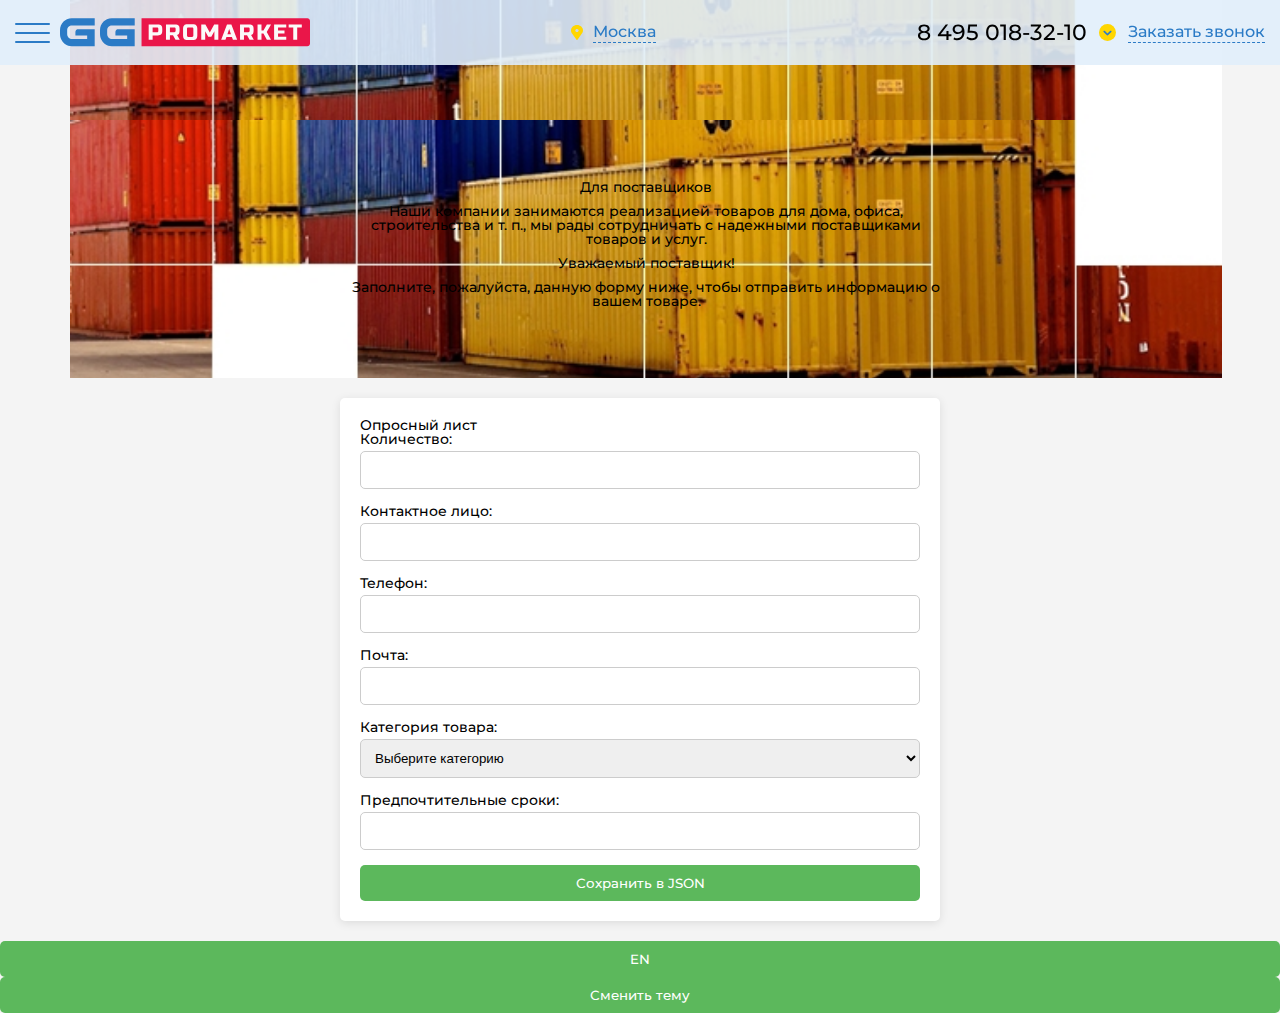
<file: supplier.html>
<!DOCTYPE html>
<html lang="ru">
<head>
	<meta charset="UTF-8">
	<meta http-equiv="X-UA-Compatible" content="IE=edge">
	<meta name="viewport" content="width=device-width, initial-scale=1.0">
	<title>GGProMarket</title>
	<link rel="icon" sizes="32x32" href="./img/favicon-32x32.png">
	<link rel="stylesheet" href="css/supplier.css">
	
</head>
<body class="page">
	<header class="header">
		<div class="header-top-wrapper">
			<div class="header-top">
				<div class="header-top__logo-wrapper">
					<button class="header-top__icon" type="button"><span></span></button>
					<picture>
						<source srcset="./img/logo-mobile.svg" media="(max-width: 420px)">
						<img src="./img/logo.svg" alt="Логотип" class="header-top__logo">
					</picture>
				</div>
				<div class="header-top__location" data-da=".header-menu__list,1080,5">
					<img src="./img/svg/moscow.svg" alt="Значок локации" class="header-top__location-img">
					<a href="#" class="header-top__city" data-translate="city">Москва</a>
				</div>
				<div class="header-top__call-box" data-da=".header-menu__list,888,6">
					<a href="tel:84950183210" class="header-top__phone" data-translate="phone">8 495 018-32-10</a>
					<img src="./img/svg/recall.svg" alt="Значок для телефона" class="header-top__call-img">
					<a href="#" class="header-top__order-call" data-translate="orderCall">Заказать звонок</a>
				</div>
				<nav class="header-menu__items">
					<img src="./img/logo.svg" alt="Логотип" class="header-menu__logo">
					<ul class="header-menu__list">
						<li><a href="#" class="header-menu__link" data-translate="payment">Оплата</a></li>
						<li><a href="/pages.html" class="header-menu__link" data-translate="delivery">Статьи</a></li>
						<li><a href="#" class="header-menu__link" data-translate="suppliers">Поставщикам</a></li>
						<li><a href="index.html" class="header-menu__link" data-translate="home">Главная</a></li>
						<li><a href="#" class="header-menu__link" data-translate="contacts">Контакты</a></li>
					</ul>
				</nav>
			</div>
		</div>
	</header>

	<section>
		<div class="header">
			<h1 data-translate="forSuppliers">Для поставщиков</h1>
			<p data-translate="description1">Наши компании занимаются реализацией товаров для дома, офиса, строительства и т. п., мы рады сотрудничать с надежными поставщиками товаров и услуг.</p>
			<p data-translate="dearSupplier">Уважаемый поставщик!</p>
			<p data-translate="fillForm">Заполните, пожалуйста, данную форму ниже, чтобы отправить информацию о вашем товаре.</p>
		</div>
		
		<div class="container">
			<h2 data-translate="questionnaire">Опросный лист</h2>
			<form id="supplierForm">
				<div class="form-group">
					<label for="quantity" data-translate="quantityLabel">Количество:</label>
					<input type="number" id="quantity" required>
				</div>
				<div class="form-group">
					<label for="contact" data-translate="contactLabel">Контактное лицо:</label>
					<input type="text" id="contact" required>
				</div>
				<div class="form-group">
					<label for="phone" data-translate="phoneLabel">Телефон:</label>
					<input type="tel" id="phone" required>
				</div>
				<div class="form-group">
					<label for="email" data-translate="emailLabel">Почта:</label>
					<input type="email" id="email" required>
				</div>
				<div class="form-group">
					<label for="category" data-translate="categoryLabel">Категория товара:</label>
					<select id="category" required>
						<option value="" data-translate="selectCategory">Выберите категорию</option>
						<option value="electronics" data-translate="electronics">Электроника</option>
						<option value="furniture" data-translate="furniture">Сантехнические приборы</option>
						<option value="clothing" data-translate="clothing">Аксессуары и комплектующие</option>
					</select>
				</div>
				<div class="form-group">
					<label data-translate="preferencesLabel">Предпочтительные сроки:</label>
					<input type="text" id="preferences">
				</div>
				<button type="button" id="saveButton" data-translate="saveButton">Сохранить в JSON</button>
			</form>
		</div>

		<button id="translateBtn">EN</button>
		<button id="themeToggleBtn">Сменить тему</button>
		
		<script src="/js/validation.js"></script>
		<script src="/js/burger.js"></script>
		<script src="/js/translatesupplier.js"></script>
	</section>
</body>
</html>
</file>
<file: css/style.css>
@charset "UTF-8";
/*Обнуление*/
@import url(../fonts/montserrat.css);
* {
  padding: 0;
  margin: 0;
  border: 0;
}

*, *:before, *:after {
  box-sizing: border-box;
}

:focus, :active {
  outline: none;
}

a:focus, a:active {
  outline: none;
}

nav, footer, header, aside {
  display: block;
}

html, body {
  height: 100%;
  width: 100%;
  font-size: 100%;
  line-height: 1;
  font-size: 14px;
  -ms-text-size-adjust: 100%;
  -moz-text-size-adjust: 100%;
  -webkit-text-size-adjust: 100%;
}

input, button, textarea {
  font-family: inherit;
}

input::-ms-clear {
  display: none;
}

button {
  cursor: pointer;
}

button::-moz-focus-inner {
  padding: 0;
  border: 0;
}

a, a:visited {
  text-decoration: none;
}

a:hover {
  text-decoration: none;
}

ul li {
  list-style: none;
}

img {
  vertical-align: top;
}

h1, h2, h3, h4, h5, h6 {
  font-size: inherit;
  font-weight: inherit;
}

/*!---------------------------------------------------*/
.page {
  max-width: 1920px;
  min-width: 320px;
  font-family: "Montserrat", Arial, sans-serif;
  margin: 0 auto;
}

/*!=====================================================================================*/
._ibg {
  position: relative;
}

._ibg img {
  position: absolute;
  width: 100%;
  height: 100%;
  top: 0;
  left: 0;
  -o-object-fit: cover;
  object-fit: cover;
}

body._ibg {
  background-position: center;
  background-size: cover;
  background-repeat: no-repeat;
}

body._ibg img {
  width: 0;
  height: 0;
  opacity: 0;
  visibility: hidden;
}

/*!=====================================================================================*/
.header {
  background-color: #E1EEFB;
  position: relative;
}

.header-top-wrapper {
  position: fixed;
  z-index: 5;
  top: 0;
  left: 0;
  width: 100%;
  background-color: rgba(225, 238, 251, 0.9);
}

.header-top {
  max-width: 1540px;
  margin: 0 auto;
  padding: 30px 15px 15px;
  display: flex;
  justify-content: space-between;
  align-items: center;
}
@media (max-width: 1400px) {
  .header-top {
    padding-top: 15px;
  }
}

.header-top__icon {
  display: none;
  cursor: pointer;
  background-color: transparent;
}

@media (max-width: 1300px) {
  body.lock {
    overflow: hidden;
  }
  .header-top__icon {
    display: block;
    position: relative;
    width: 35px;
    height: 20px;
    z-index: 5;
    margin-right: 10px;
  }
  .header-top__icon.active {
    width: 40px;
    height: 40px;
    display: flex;
    justify-content: center;
    align-items: center;
    position: absolute;
    z-index: 11;
    top: 25px;
    left: 330px;
    box-shadow: 0px 0px 5px rgba(4, 33, 59, 0.75);
    border-radius: 5px;
    background-color: transparent;
  }
}
@media (max-width: 1300px) and (max-width: 500px) {
  .header-top__icon.active {
    top: 25px;
    left: 250px;
  }
}
@media (max-width: 1300px) {
  .header-top__icon span {
    position: absolute;
    background-color: #2B7BC6;
    left: 0;
    width: 100%;
    height: 2px;
    top: 9px;
    border-radius: 4px;
    transition: all 0.5s ease 0s;
  }
}
@media (max-width: 1300px) {
  .header-top__icon:before {
    content: "";
    width: 100%;
    background-color: #2B7BC6;
    position: absolute;
    height: 2px;
    top: 0;
    left: 0;
    border-radius: 4px;
    transition: all 0.5s ease 0s;
  }
}
@media (max-width: 1300px) {
  .header-top__icon:after {
    content: "";
    background-color: #2B7BC6;
    position: absolute;
    width: 100%;
    height: 2px;
    bottom: 0;
    left: 0;
    border-radius: 4px;
    transition: all 0.5s ease 0s;
  }
}
@media (max-width: 1300px) {
  .header-top__icon.active span {
    transform: scale(0);
    width: 12px;
    height: 2px;
    display: flex;
    background-color: transparent;
  }
}
@media (max-width: 1300px) {
  .header-top__icon.active:before {
    content: "";
    transform: rotate(45deg);
    width: 80%;
    height: 2px;
    background-color: transparent;
    position: absolute;
    background-color: #4f89c4;
    top: 19px;
    left: 5px;
  }
}
@media (max-width: 1300px) {
  .header-top__icon.active:after {
    transform: rotate(-45deg);
    width: 80%;
    position: absolute;
    background-color: #4f89c4;
    top: 19px;
    left: 4px;
  }
}
@media (max-width: 1300px) {
  .header-menu__items {
    position: fixed;
    top: 0;
    left: -140%;
    width: 400px;
    height: 100%;
    transition: all 0.5s ease 0s;
    z-index: 4;
    box-shadow: 0px 0px 40px rgba(105, 118, 131, 0.9);
    overflow: auto;
  }
}
@media (max-width: 1300px) and (max-width: 500px) {
  .header-menu__items {
    width: 320px;
  }
}
@media (max-width: 1300px) {
  .header-menu__items.active {
    left: 0;
    overflow: auto;
  }
}
.header-top__logo-wrapper {
  display: flex;
  justify-content: center;
  align-items: center;
}
@media (max-width: 400px) {
  .header-top__logo-wrapper {
    justify-content: start;
  }
}

.header-top__logo {
  width: 300px;
  height: 35px;
}
@media (max-width: 1500px) {
  .header-top__logo {
    width: 250px;
  }
}
@media (max-width: 600px) {
  .header-top__logo {
    width: 180px;
  }
}
@media (max-width: 420px) {
  .header-top__logo {
    width: 100px;
  }
}

.header-top__location {
  display: flex;
  align-items: center;
}
@media (max-width: 1080px) {
  .header-top__location {
    padding: 15px 0 0 20px;
  }
}

.header-top__location-img {
  width: 15px;
  margin-right: 10px;
}
@media (max-width: 1500px) {
  .header-top__location-img {
    width: 12px;
  }
}

.header-top__city {
  font-size: 18px;
  line-height: 22px;
  color: #2B7BC6;
  font-weight: 500;
  border-bottom: 1px dashed #2B7BC6;
  transition: all 0.5s ease;
}
@media (max-width: 1500px) {
  .header-top__city {
    font-size: 16px;
    line-height: 20px;
  }
}

.header-top__city:hover {
  color: #062f55;
  border-bottom: 1px dashed #062f55;
}

.header-top__call-box {
  display: flex;
  align-items: center;
  gap: 12px;
}
@media (max-width: 888px) {
  .header-top__call-box {
    padding: 15px 0 0 20px;
    flex-wrap: wrap;
    gap: 15px 170px;
  }
}
@media (max-width: 500px) {
  .header-top__call-box {
    gap: 15px 90px;
  }
}

.header-top__phone {
  font-size: 25px;
  line-height: 30px;
  font-weight: 500;
  color: #000;
  transition: all 0.4s ease;
}
@media (max-width: 1500px) {
  .header-top__phone {
    font-size: 22px;
    line-height: 25px;
  }
}

.header-top__phone:hover {
  color: #2B7BC6;
}

.header-top__call-img {
  width: 20px;
}
@media (max-width: 1500px) {
  .header-top__call-img {
    width: 17px;
  }
}

.header-top__order-call {
  font-size: 18px;
  line-height: 22px;
  color: #2B7BC6;
  font-weight: 500;
  border-bottom: 1px dashed #2B7BC6;
  transition: all 0.5s ease;
}
@media (max-width: 1500px) {
  .header-top__order-call {
    font-size: 16px;
    line-height: 20px;
  }
}
@media (max-width: 888px) {
  .header-top__order-call {
    margin-bottom: 50px;
  }
}

.header-top__order-call:hover {
  color: #062f55;
  border-bottom: 1px dashed #062f55;
}

.header-menu__logo {
  display: none;
}
@media (max-width: 1300px) {
  .header-menu__logo {
    position: fixed;
    z-index: 10;
    display: flex;
    min-height: 80px;
    padding: 8px 130px 0 20px;
    box-sizing: content-box;
    background-color: #E1EEFB;
    width: 250px;
  }
}
@media (max-width: 500px) {
  .header-menu__logo {
    width: 170px;
    padding: 7px 130px 0 20px;
  }
}

.header-menu__list {
  display: flex;
  gap: 20px;
}
@media (max-width: 1300px) {
  .header-menu__list {
    flex-direction: column;
    background-color: #e5e5e5;
    min-height: 100vh;
    gap: 0;
    overflow: auto;
    margin-top: 88px;
  }
}
@media (max-width: 500px) {
  .header-menu__list {
    margin-top: 86px;
  }
}

@media (max-width: 1300px) {
  .header-menu__list li {
    padding: 15px 0 10px 20px;
    border-bottom: 1px solid #bebebe;
    overflow: auto;
  }
}
.header-menu__link {
  font-size: 18px;
  line-height: 22px;
  color: #2B7BC6;
  font-weight: 500;
  position: relative;
}
@media (max-width: 1500px) {
  .header-menu__link {
    font-size: 16px;
    line-height: 20px;
  }
}
@media (max-width: 1300px) {
  .header-menu__link {
    font-size: 22px;
    line-height: 30px;
    overflow: auto;
  }
}
.header-menu__link:after {
  content: "";
  position: absolute;
  left: 50%;
  width: 0;
  height: 2px;
  background-color: #2B7BC6;
  top: 19px;
  transition: all 0.5s ease 0s;
}
@media (max-width: 1300px) {
  .header-menu__link:after {
    top: 23px;
  }
}
.header-menu__link:hover {
  color: #2B7BC6;
}
.header-menu__link:hover:after {
  left: 0;
  width: 100%;
}

/*!=====================================================================================*/
.header-bottom {
  max-width: 1540px;
  margin: 80px auto 0px;
  padding: 0 15px 15px;
  display: flex;
  justify-content: space-between;
  align-items: center;
}
@media (max-width: 1400px) {
  .header-bottom {
    margin-top: 65px;
  }
}

.header-bottom__wrapper {
  display: flex;
  align-items: center;
}

.header-catalog {
  border: none;
}

.header-catalog__btn {
  display: flex;
  justify-content: center;
  align-items: center;
  background-color: #004C93;
  padding: 0 20px;
  min-height: 60px;
  font-size: 16px;
  line-height: 20px;
  font-weight: 600;
  letter-spacing: 15%;
  color: #fff;
  text-transform: uppercase;
  cursor: pointer;
}
@media (max-width: 992px) {
  .header-catalog__btn {
    font-size: 14px;
    line-height: 18px;
  }
}
@media (max-width: 600px) {
  .header-catalog__btn {
    font-size: 12px;
  }
}
@media (max-width: 500px) {
  .header-catalog__btn {
    margin-top: 10px;
  }
}

.header-catalog__icon {
  top: 0px;
  right: 0px;
  width: 30px;
  height: 18px;
  cursor: pointer;
  z-index: 1;
  position: relative;
  margin-right: 20px;
}
@media (max-width: 600px) {
  .header-catalog__icon {
    margin-right: 10px;
  }
}
.header-catalog__icon span {
  top: 8px;
  left: 0;
  position: absolute;
  width: 100%;
  height: 2px;
  background-color: #fff;
}
.header-catalog__icon span:first-child {
  top: 0px;
}
.header-catalog__icon span:last-child {
  top: auto;
  bottom: 0px;
}
.header-catalog__icon.active span {
  transform: scale(0);
}
.header-catalog__icon.active span:first-child {
  top: 8px;
  transform: rotate(-45deg);
}
.header-catalog__icon.active span:last-child {
  bottom: 8px;
  transform: rotate(45deg);
}

.header-catalog__text {
  white-space: nowrap;
}

.header-bottom__stock {
  display: flex;
  justify-content: center;
  align-items: center;
  background-color: #1061AB;
  width: 150px;
  min-height: 60px;
  font-size: 16px;
  line-height: 20px;
  font-weight: 600;
  letter-spacing: 15%;
  color: #fff;
}
@media (max-width: 992px) {
  .header-bottom__stock {
    font-size: 14px;
    line-height: 18px;
    width: 110px;
  }
}
@media (max-width: 888px) {
  .header-bottom__stock {
    margin: 15px 0 0 20px;
    width: 360px;
  }
}
@media (max-width: 500px) {
  .header-bottom__stock {
    width: 280px;
  }
}

.header-bottom__brands {
  display: flex;
  justify-content: center;
  align-items: center;
  background-color: #2B7BC6;
  width: 150px;
  min-height: 60px;
  font-size: 16px;
  line-height: 20px;
  font-weight: 600;
  letter-spacing: 15%;
  color: #fff;
}
@media (max-width: 992px) {
  .header-bottom__brands {
    font-size: 14px;
    line-height: 18px;
    width: 110px;
  }
}
@media (max-width: 888px) {
  .header-bottom__brands {
    margin: 15px 0 0 20px;
    width: 360px;
  }
}
@media (max-width: 500px) {
  .header-bottom__brands {
    width: 280px;
  }
}

.header-search {
  flex: 1 1 auto;
  box-sizing: border-box;
  width: 500px;
}

.header-search__search {
  display: flex;
  align-items: center;
  background-color: #fff;
  min-height: 60px;
}

.header-search__input {
  padding: 0 15px;
  min-height: 60px;
  flex: 1 1 100%;
  background-color: transparent;
  font-size: 17px;
  font-weight: 600;
  line-height: 125%;
  text-align: left;
  color: #536067;
}
@media (max-width: 600px) {
  .header-search__input {
    font-size: 14px;
    line-height: 100%;
  }
}

.header-search__send {
  cursor: pointer;
  background: none;
  padding: 0 20px;
}
@media (max-width: 600px) {
  .header-search__send {
    padding: 0 15px;
  }
}

.header-bottom__actions {
  display: flex;
  justify-content: center;
  align-items: center;
  min-height: 60px;
  width: 240px;
  gap: 35px;
  background-color: #F1F8FF;
}
@media (max-width: 1300px) {
  .header-bottom__actions {
    background-color: rgba(225, 238, 251, 0.01);
    justify-content: space-between;
    min-height: 40px;
    width: 150px;
    gap: 0;
  }
}
@media (max-width: 600px) {
  .header-bottom__actions {
    width: 120px;
  }
}

.header-bottom__user {
  background: none;
}

/*!=====================================================================================*/
.main-block {
  position: relative;
  z-index: 1;
  background-color: #f5f5f5;
}
.main-block::before {
  content: "";
  position: absolute;
  top: 0;
  left: 0;
  z-index: -1;
  width: 100%;
  height: 45%;
  background-color: #E1EEFB;
}

.main-block__body {
  max-width: 1540px;
  min-height: 380px;
  padding: 0 15px;
  margin: -1px auto 0;
  display: grid;
  grid-template-columns: minmax(400px, 1040px) minmax(300px, 1fr);
  box-sizing: border-box;
}
@media (max-width: 850px) {
  .main-block__body {
    grid-template-columns: minmax(300px, 1040px);
    grid-template-rows: minmax(1fr, 250px);
  }
}
@media (max-width: 500px) {
  .main-block__body {
    grid-template-columns: minmax(200px, 1040px);
  }
}
@media (max-width: 500px) {
  .main-block__body {
    min-height: 320px;
  }
}

.main-block__slider {
  max-width: 1040px;
  height: 100%;
}

.main-block-slider {
  position: relative;
}

.main-block-slider__slide {
  padding: 75px 80px 103px 200px;
  display: flex;
  justify-content: flex-end;
  align-items: center;
}
@media (max-width: 850px) {
  .main-block-slider__slide {
    justify-content: center;
    padding: 30px 30px 80px 30px;
  }
}

.main-block-slider__item {
  max-width: 300px;
}
@media (max-width: 1100px) {
  .main-block-slider__item {
    max-width: 255px;
  }
}
@media (max-width: 850px) {
  .main-block-slider__item {
    max-width: 500px;
    text-align: center;
  }
}

.main-block-slider__title {
  font-size: 36px;
  line-height: 48px;
  letter-spacing: 15%;
  font-weight: 700;
  color: #fff;
  margin-bottom: 13px;
}
@media (max-width: 650px) {
  .main-block-slider__title {
    font-size: 26px;
    line-height: 34px;
  }
}
@media (max-width: 500px) {
  .main-block-slider__title {
    font-size: 20px;
    line-height: 28px;
  }
}

.main-block-slider__text {
  font-size: 24px;
  line-height: 36px;
  font-weight: 700;
  color: #fff;
  margin-bottom: 31px;
}
@media (max-width: 650px) {
  .main-block-slider__text {
    font-size: 20px;
    line-height: 28px;
  }
}
@media (max-width: 500px) {
  .main-block-slider__text {
    font-size: 16px;
    line-height: 24px;
  }
}

.main-block-slider__btn {
  font-size: 14px;
  line-height: 24px;
  letter-spacing: 15%;
  font-weight: 500;
  color: #000;
  min-height: 52px;
  max-width: 162px;
  padding: 14px 24px;
  border-radius: 5px;
  background-color: #FFD600;
}
@media (max-width: 650px) {
  .main-block-slider__btn {
    font-size: 12px;
  }
}
@media (max-width: 500px) {
  .main-block-slider__btn {
    font-size: 10px;
    padding: 12px 20px;
  }
}

.slider_item_01 {
  background-color: #004C93;
}

.slider_item_02 {
  background-color: #1061AB;
}

.slider_item_03 {
  background-color: #2B7BC6;
}

.slider_item_04 {
  background-color: #3BB9B8;
}

.slider_item_05 {
  background-color: #2B7BC6;
}

/*!=====================================================================================*/
.main-block__column {
  max-width: 500px;
  min-height: 100%;
}

@media (max-width: 850px) {
  .main-block-column {
    display: grid;
    grid-template-columns: 1fr 1fr;
    grid-template-rows: 200px;
    max-width: 850px;
  }
}
@media (max-width: 500px) {
  .main-block-column {
    grid-template-rows: 150px;
  }
}
@media (max-width: 400px) {
  .main-block-column {
    grid-template-rows: 130px;
  }
}

.main-block-column__item {
  display: flex;
  justify-content: flex-end;
  align-items: center;
  padding: 50px 80px 30px 40px;
}
@media (max-width: 850px) {
  .main-block-column__item {
    padding: 45px 30px 15px 15px;
    justify-content: center;
  }
}
@media (max-width: 500px) {
  .main-block-column__item {
    padding: 30px 50px 0 30px;
  }
}
@media (max-width: 400px) {
  .main-block-column__item {
    padding: 30px 0 0 0;
  }
}

.main-block-column__item_01 {
  background-color: #1061AB;
}

.main-block-column__item_02 {
  background-color: #3BB9B8;
}

.main-block-column__title {
  font-size: 24px;
  line-height: 36px;
  font-weight: 700;
  letter-spacing: 15%;
  color: #fff;
}
@media (max-width: 650px) {
  .main-block-column__title {
    font-size: 18px;
    line-height: 26px;
  }
}
@media (max-width: 500px) {
  .main-block-column__title {
    font-size: 14px;
    line-height: 22px;
  }
}
@media (max-width: 400px) {
  .main-block-column__title {
    font-size: 12px;
    line-height: 18px;
  }
}

.main-block-column__btn {
  font-size: 12px;
  line-height: 24px;
  font-weight: 500;
  color: #fff;
  letter-spacing: 15%;
  margin-top: 13px;
}
@media (max-width: 500px) {
  .main-block-column__btn {
    font-size: 10px;
    line-height: 18px;
  }
}
@media (max-width: 400px) {
  .main-block-column__btn {
    font-size: 8px;
    margin-top: 5px;
    line-height: 14px;
  }
}

/*!=====================================================================================*/
.main-block-slider.slick-list {
  overflow: hidden;
}

.main-block-slider.slick-track {
  display: flex;
}

.main-block-slider .slick-arrow {
  position: absolute;
  top: 50%;
  z-index: 1;
  font-size: 0;
  width: 20px;
  height: 34px;
  margin-top: -16px;
}
@media (max-width: 850px) {
  .main-block-slider .slick-arrow {
    margin-top: 0;
  }
}

.main-block-slider .slick-arrow.slick-prev {
  left: 0;
  margin-left: 23px;
  background: url("../img/svg/left-arrow.svg") 0 0/100% no-repeat;
}

.main-block-slider .slick-arrow.slick-next {
  right: 0;
  margin-right: 23px;
  background: url("../img/svg/right-arrow.svg") 0 0/100% no-repeat;
}

.main-block-slider .slick-dots {
  display: flex;
  align-items: center;
  justify-content: center;
  gap: 20px;
  margin-top: -55px;
  z-index: 1;
  position: relative;
}

.main-block-slider .slick-dots li {
  list-style: none;
}

.main-block-slider .slick-dots li.slick-active button {
  background-color: gray;
}

.main-block-slider .slick-dots button {
  font-size: 0;
  width: 10px;
  height: 10px;
  background-color: #51595D;
  border-radius: 50%;
}

/*!=====================================================================================*/
.about {
  padding: 50px 0 60px;
  overflow: hidden;
  background-color: #f5f5f5;
}
@media (max-width: 850px) {
  .about {
    padding: 35px 0 45px;
  }
}
@media (max-width: 479px) {
  .about {
    padding: 20px 0 30px;
  }
}

.about__wrapper {
  max-width: 1540px;
  margin: 0 auto;
  padding: 0 15px;
}

.about__body {
  display: grid;
  grid-template-columns: repeat(5, minmax(130px, 1fr));
  align-items: flex-start;
  gap: 50px;
  padding-bottom: 10px;
  position: relative;
}
@media (max-width: 890px) {
  .about__body {
    gap: 30px;
    overflow: hidden;
    overflow-x: auto;
  }
}

.about__body::-webkit-scrollbar {
  height: 5px;
  box-shadow: inset 0px 0px 2px rgb(167, 111, 111);
  background-color: #e9e9e9;
}

.about__body::-webkit-scrollbar-thumb {
  background-color: #4e79b6;
  border-radius: 50px;
}

@media (any-hover: hover) {
  .about__body::-webkit-scrollbar-thumb:hover {
    background-color: #364d74;
  }
}
.about__item {
  display: flex;
  justify-content: center;
  align-items: center;
  gap: 10px;
}
@media (max-width: 1100px) {
  .about__item {
    flex-direction: column;
    gap: 0;
  }
}

.about__icon {
  height: 70px;
  display: flex;
  justify-content: center;
  align-items: center;
}

@media (max-width: 850px) {
  .about__icon img {
    width: 50px;
  }
}
.about__text {
  max-width: 200px;
  text-align: center;
  font-size: 14px;
  line-height: 20px;
  font-weight: 500;
}
@media (max-width: 1280px) {
  .about__text {
    font-size: 12px;
  }
}
@media (max-width: 1100px) {
  .about__text {
    max-width: 240px;
    margin-top: 10px;
    font-size: 14px;
  }
}
@media (max-width: 767px) {
  .about__text {
    font-size: 12px;
    margin-top: 5px;
  }
}

/*!=====================================================================================*/
.collection {
  background-color: #f5f5f5;
  padding: 0 15px 50px;
}

.collection__wrapper {
  max-width: 1540px;
  margin: 0 auto;
}

.title {
  display: inline-flex;
  font-size: 30px;
  line-height: 36px;
  font-weight: 700;
  position: relative;
  padding-bottom: 3px;
  margin-bottom: 35px;
  transition: all 0.5s ease;
}
@media (max-width: 380px) {
  .title {
    font-size: 24px;
    line-height: 30px;
    margin-bottom: 15px;
  }
}
.title::after {
  content: "";
  position: absolute;
  bottom: 0;
  left: 0;
  width: 100%;
  height: 2px;
  background-color: #1061AB;
}

.collection__body {
  display: grid;
  grid-template-columns: repeat(6, 1fr);
  gap: 20px;
}
@media (max-width: 1400px) {
  .collection__body {
    gap: 15px;
  }
}
@media (max-width: 1200px) {
  .collection__body {
    grid-template-columns: repeat(4, 1fr);
    grid-template-rows: 200px 100px 100px 200px;
  }
}
@media (max-width: 650px) {
  .collection__body {
    grid-template-columns: repeat(2, 1fr);
    grid-template-rows: repeat(4, 1fr);
  }
}
@media (max-width: 479px) {
  .collection__body {
    grid-template-columns: 1fr;
    grid-template-rows: repeat(5, 1fr);
  }
}

.collection__item {
  position: relative;
  padding-bottom: 48%;
  overflow: hidden;
  transition: all 0.5s ease;
}
@media (max-width: 1200px) {
  .collection__item {
    padding-bottom: 35%;
  }
}
@media (max-width: 650px) {
  .collection__item {
    padding-bottom: 60%;
  }
}

.collection__item:hover {
  scale: 1.03;
}

.collection__img {
  max-width: 100%;
}

.collection__label {
  position: absolute;
  left: 0;
  bottom: 0;
  display: flex;
  flex-direction: column;
}

.collection__label-name {
  font-size: 24px;
  line-height: 30px;
  font-weight: 700;
  padding: 14px 20px;
  background-color: rgba(59, 185, 184, 0.8);
  display: inline-flex;
  color: #fff;
}
@media (max-width: 1300px) {
  .collection__label-name {
    font-size: 18px;
    line-height: 24px;
    padding: 10px 14px;
  }
}

.collection__label-text {
  font-size: 14px;
  line-height: 24px;
  font-weight: 500;
  color: #fff;
  margin: 3px 0 10px 20px;
}
@media (max-width: 1300px) {
  .collection__label-text {
    font-size: 10px;
    line-height: 18px;
    margin: 3px 0 5px 10px;
  }
}

.collection__item:nth-child(1) {
  grid-column: 1/4;
  grid-row: 1/3;
}
@media (max-width: 1200px) {
  .collection__item:nth-child(1) {
    grid-column: 1/3;
    grid-row: 1/3;
  }
}
@media (max-width: 479px) {
  .collection__item:nth-child(1) {
    grid-column: 1;
    grid-row: 1/2;
  }
}

.collection__item:nth-child(2) {
  grid-column: 4/6;
}
@media (max-width: 1200px) {
  .collection__item:nth-child(2) {
    grid-column: 3/5;
    grid-row: 1/2;
  }
}
@media (max-width: 650px) {
  .collection__item:nth-child(2) {
    grid-column: 1/2;
    grid-row: 3/4;
  }
}
@media (max-width: 479px) {
  .collection__item:nth-child(2) {
    grid-column: 1;
    grid-row: 2/3;
  }
}

.collection__item:nth-child(3) {
  grid-column: 6/7;
}
@media (max-width: 1200px) {
  .collection__item:nth-child(3) {
    grid-column: 3/5;
    grid-row: 2/4;
  }
}
@media (max-width: 650px) {
  .collection__item:nth-child(3) {
    grid-column: 2/3;
    grid-row: 3/4;
  }
}
@media (max-width: 479px) {
  .collection__item:nth-child(3) {
    grid-column: 1;
    grid-row: 3/4;
  }
}

.collection__item:nth-child(4) {
  grid-column: 4/5;
  grid-row: 2/3;
}
@media (max-width: 1200px) {
  .collection__item:nth-child(4) {
    grid-column: 1/3;
    grid-row: 3/5;
  }
}
@media (max-width: 650px) {
  .collection__item:nth-child(4) {
    grid-column: 1/2;
    grid-row: 4/5;
  }
}
@media (max-width: 479px) {
  .collection__item:nth-child(4) {
    grid-column: 1;
    grid-row: 4/5;
  }
}

.collection__item:nth-child(5) {
  grid-column: 5/7;
  grid-row: 2/3;
}
@media (max-width: 1200px) {
  .collection__item:nth-child(5) {
    grid-column: 3/5;
    grid-row: 4/5;
  }
}
@media (max-width: 650px) {
  .collection__item:nth-child(5) {
    grid-column: 2/3;
    grid-row: 4/5;
  }
}
@media (max-width: 479px) {
  .collection__item:nth-child(5) {
    grid-column: 1;
    grid-row: 5/6;
  }
}

/*!=====================================================================================*/
.products {
  background-color: #f5f5f5;
  padding: 0 15px;
}

.products_bgc {
  background-color: #EAF4FF;
  padding-top: 20px;
}

.products__wrapper {
  max-width: 1540px;
  margin: 0 auto;
  overflow: hidden;
}

.products-tabs {
  padding-bottom: 20px;
  display: grid;
  grid-template-columns: repeat(9, 1fr);
  max-width: 1400px;
  overflow-x: auto;
}

.products-tabs::-webkit-scrollbar {
  height: 5px;
  box-shadow: inset 0px 0px 2px rgb(167, 111, 111);
  background-color: #e9e9e9;
}

.products-tabs::-webkit-scrollbar-thumb {
  background-color: #4e79b6;
  border-radius: 50px;
}

@media (any-hover: hover) {
  .products-tabs::-webkit-scrollbar-thumb:hover {
    background-color: #364d74;
  }
}
.products-tabs__btn {
  padding: 5px 15px;
  justify-content: start;
  align-items: center;
  background-color: #fff;
  white-space: nowrap;
  font-size: 16px;
  font-weight: 500;
  line-height: 24px;
  text-align: left;
  color: #2B7BC6;
  text-align: center;
}
@media (max-width: 1400px) {
  .products-tabs__btn {
    font-size: 14px;
    padding: 5px 10px;
  }
}

.products-tabs__btn:not(:last-child) {
  margin-right: 10px;
}

.products-tabs__btn._active {
  background-color: #3BB9B8;
  color: #fff;
}

/*!=====================================================================================*/
.products__slider {
  padding-bottom: 60px;
}

.products-slider {
  position: relative;
  max-width: 1540px;
  margin: 0 auto;
  min-width: 0;
}

.products-slider__item {
  min-width: 0;
  background-color: #fff;
  max-width: 308px;
  min-height: 540px;
  border-right: 1px solid rgb(185, 174, 174);
}
@media (max-width: 1350px) {
  .products-slider__item {
    min-height: 450px;
  }
}
@media (max-width: 450px) {
  .products-slider__item {
    min-height: 400px;
  }
}
@media (max-width: 400px) {
  .products-slider__item {
    min-height: 350px;
  }
}
@media (max-width: 340px) {
  .products-slider__item {
    min-height: 540px;
  }
}

.products-slider__body {
  padding: 10px;
}

.products-slider__img-wrapper {
  max-width: 288px;
  min-height: 288px;
  position: relative;
}

.products-slider__img {
  max-width: 100%;
}

.products-slider__label {
  position: absolute;
  top: 0;
  left: 0;
  font-size: 12px;
  line-height: 18px;
  font-weight: 500;
  color: #000;
  padding: 3px 10px;
  background-color: #FFD600;
  letter-spacing: 15%;
}

.products-slider__label-red {
  position: absolute;
  top: 0;
  left: 45px;
  font-size: 12px;
  line-height: 18px;
  font-weight: 500;
  color: #fff;
  padding: 3px 10px;
  background-color: #EA1649;
  letter-spacing: 15%;
}

.products-slider__label-red-stock {
  position: absolute;
  top: 0;
  left: 0;
  font-size: 12px;
  line-height: 18px;
  font-weight: 500;
  color: #fff;
  padding: 3px 10px;
  background-color: #EA1649;
  letter-spacing: 15%;
}

.products-slider__heart {
  position: absolute;
  top: 0;
  right: 0;
  cursor: pointer;
}

.products-slider__rating {
  display: flex;
  justify-content: left;
  align-items: center;
  margin-top: 20px;
  margin-bottom: 16px;
  position: relative;
  font-size: 25px;
  cursor: pointer;
}
@media (max-width: 1350px) {
  .products-slider__rating {
    font-size: 22px;
  }
}
@media (max-width: 450px) {
  .products-slider__rating {
    font-size: 16px;
  }
}
@media (max-width: 340px) {
  .products-slider__rating {
    font-size: 25px;
  }
}
.products-slider__rating::before {
  content: "★★★★★";
  color: #FFD600;
}

.products-slider__comments {
  margin-left: 10px;
  margin-right: 5px;
  text-align: center;
}

.products-slider__span {
  text-align: center;
  font-size: 12px;
  line-height: 14px;
  font-weight: 500;
}

.products-slider__cnt {
  display: grid;
  grid-template-rows: 75px 35px 50px;
}
@media (max-width: 1350px) {
  .products-slider__cnt {
    grid-template-rows: 65px 35px 40px;
  }
}
@media (max-width: 340px) {
  .products-slider__cnt {
    grid-template-rows: 75px 35px 50px;
  }
}

.products-slider__text {
  font-size: 14px;
  line-height: 20px;
  font-weight: 500;
}
@media (max-width: 1350px) {
  .products-slider__text {
    font-size: 13px;
    line-height: 18px;
  }
}
@media (max-width: 479px) {
  .products-slider__text {
    font-size: 11px;
    line-height: 16px;
  }
}
@media (max-width: 340px) {
  .products-slider__text {
    font-size: 14px;
    line-height: 20px;
  }
}

.products-slider__country {
  font-size: 14px;
  line-height: 24px;
  font-weight: 500;
}

.products-slider__box {
  display: flex;
  justify-content: space-between;
  align-items: center;
}

.products-slider__cost {
  font-size: 24px;
  line-height: 30px;
  font-weight: 700;
}
@media (max-width: 1350px) {
  .products-slider__cost {
    font-size: 22px;
    line-height: 28px;
  }
}
@media (max-width: 750px) {
  .products-slider__cost {
    font-size: 18px;
    line-height: 24px;
  }
}
@media (max-width: 479px) {
  .products-slider__cost {
    font-size: 14px;
    line-height: 20px;
  }
}
@media (max-width: 340px) {
  .products-slider__cost {
    font-size: 24px;
    line-height: 30px;
  }
}

.products-slider__cost-red {
  font-size: 24px;
  line-height: 30px;
  font-weight: 700;
  color: #EA1649;
  text-decoration: line-through;
}
@media (max-width: 1350px) {
  .products-slider__cost-red {
    font-size: 22px;
    line-height: 28px;
  }
}
@media (max-width: 750px) {
  .products-slider__cost-red {
    font-size: 18px;
    line-height: 24px;
  }
}
@media (max-width: 479px) {
  .products-slider__cost-red {
    font-size: 14px;
    line-height: 20px;
  }
}
@media (max-width: 340px) {
  .products-slider__cost-red {
    font-size: 24px;
    line-height: 30px;
  }
}

.products-slider__btn {
  display: inline-flex;
  justify-content: center;
  align-items: center;
  white-space: nowrap;
  text-align: center;
  font-size: 12px;
  line-height: 24px;
  font-weight: 700;
  color: #2B7BC6;
  padding: 0 12px;
  letter-spacing: 15%;
  border-radius: 4px;
  background-color: transparent;
  cursor: pointer;
  min-height: 36px;
  border: 1px solid #2B7BC6;
  transition: all 0.5s ease;
}
@media (max-width: 1350px) {
  .products-slider__btn {
    font-size: 11px;
    line-height: 14px;
    padding: 0 10px;
    min-height: 28px;
  }
}
@media (max-width: 750px) {
  .products-slider__btn {
    font-size: 9px;
    line-height: 12px;
    min-height: 24px;
  }
}
@media (max-width: 479px) {
  .products-slider__btn {
    font-size: 8px;
    padding: 0 8px;
  }
}
@media (max-width: 340px) {
  .products-slider__btn {
    font-size: 12px;
    line-height: 24px;
    padding: 0 12px;
  }
}

.products-slider__btn:hover {
  background-color: #2B7BC6;
  color: #fff;
}

/*!=====================================================================================*/
.slick-list {
  overflow: hidden;
}

.slick-track {
  display: flex;
}

.products-slider .slick-arrow {
  position: absolute;
  top: 50%;
  z-index: 1;
  font-size: 0;
  width: 20px;
  height: 34px;
  margin-top: -90px;
  padding: 30px;
  transition: all 0.5s ease;
}

.products-slider .slick-arrow:hover {
  scale: 0.8;
}

.products-slider .slick-arrow.slick-prev {
  left: 0;
  margin-left: 1px;
  background: url("../img/arrow-left.png") 0 0/100% no-repeat;
}
@media (max-width: 949px) {
  .products-slider .slick-arrow.slick-prev {
    background: url("../img/arrow-left.png") 0 0/80% no-repeat;
  }
}

.products-slider .slick-arrow.slick-next {
  right: 0;
  margin-right: 1px;
  background: url("../img/arrow-right.png") 0 0/100% no-repeat;
}
@media (max-width: 949px) {
  .products-slider .slick-arrow.slick-next {
    background: url("../img/arrow-right.png") 0 0/80% no-repeat;
    margin-right: -11px;
  }
}

/*!=====================================================================================*/
.banner {
  padding: 50px 15px 40px;
  background-color: #f5f5f5;
}
@media (max-width: 767px) {
  .banner {
    padding: 20px 15px 20px;
  }
}

.banner_wrapper {
  max-width: 1540px;
  margin: 0 auto;
}

.banner__body {
  min-height: 100px;
  background-color: #2B7BC6;
  color: #fff;
  display: flex;
  justify-content: center;
  align-items: center;
  text-align: center;
}
@media (max-width: 767px) {
  .banner__body {
    min-height: 60px;
  }
}
@media (max-width: 479px) {
  .banner__body {
    min-height: 50px;
  }
}

.banner__text {
  font-size: 22px;
  line-height: 30px;
  letter-spacing: 15%;
  font-weight: 500;
}
@media (max-width: 767px) {
  .banner__text {
    font-size: 18px;
    line-height: 25px;
  }
}
@media (max-width: 479px) {
  .banner__text {
    font-size: 16px;
    line-height: 22px;
  }
}

/*!=====================================================================================*/
.brands {
  padding: 0 15px 50px;
  background-color: #f5f5f5;
}
@media (max-width: 479px) {
  .brands {
    padding-bottom: 30px;
  }
}

.brands__wrapper {
  max-width: 1540px;
  margin: 0 auto;
}

.brands__body {
  display: grid;
  grid-template-columns: repeat(6, 1fr);
  gap: 20px;
}
@media (max-width: 1000px) {
  .brands__body {
    grid-template-columns: repeat(3, 1fr);
  }
}
@media (max-width: 600px) {
  .brands__body {
    grid-template-columns: repeat(2, 1fr);
  }
}

.brands__item {
  display: flex;
  justify-content: center;
  align-items: center;
  text-align: center;
  max-width: 240px;
  min-height: 132px;
  background-color: #fff;
  cursor: pointer;
  transition: all 0.5s ease;
}
@media (max-width: 1000px) {
  .brands__item {
    max-width: 320px;
  }
}
@media (max-width: 400px) {
  .brands__item {
    max-width: 200px;
    min-height: 80px;
  }
}

.brands__item:hover {
  scale: 1.1;
  box-shadow: 0px 0px 10px rgba(104, 102, 216, 0.7);
}

/*!=====================================================================================*/
.article {
  padding: 0 15px 50px;
  background-color: #f5f5f5;
}
@media (max-width: 500px) {
  .article {
    padding-bottom: 0px;
  }
}
@media (max-width: 370px) {
  .article {
    padding-bottom: 40px;
  }
}

.article__wrapper {
  max-width: 1540px;
  margin: 0 auto;
  overflow: hidden;
}

.article__slider {
  position: relative;
}

.article__item {
  overflow: hidden;
  min-height: 370px;
  border: none;
  margin: 0 7px;
}
@media (max-width: 450px) {
  .article__item {
    min-height: 340px;
  }
}

.article__img {
  display: block;
  padding-bottom: 100%;
  max-width: 370px;
}

.article__img img {
  max-width: 100%;
}

.article__text {
  display: flex;
  max-width: 370px;
  justify-content: center;
  align-items: center;
  text-align: left;
  min-height: 120px;
  background-color: #fff;
  font-size: 16px;
  line-height: 24px;
  font-weight: 700;
  padding: 0 30px;
}
@media (max-width: 600px) {
  .article__text {
    font-size: 13px;
    padding: 0 20px;
  }
}
@media (max-width: 450px) {
  .article__text {
    font-size: 12px;
    line-height: 18px;
    padding: 0 15px;
  }
}
@media (max-width: 370px) {
  .article__text {
    font-size: 16px;
    line-height: 24px;
    padding: 0 20px;
  }
}

/*!=====================================================================================*/
.slick-list {
  overflow: hidden;
}

.slick-track {
  display: flex;
}

.article__slider .slick-arrow {
  position: absolute;
  top: 50%;
  z-index: 1;
  font-size: 0;
  width: 20px;
  height: 34px;
  margin-top: -90px;
  padding: 30px;
  transition: all 0.5s ease;
}

.article__slider .slick-arrow:hover {
  scale: 0.8;
}

.article__slider .slick-arrow.slick-prev {
  left: 0;
  margin-left: 8px;
  background: url("../img/arrow-left.png") 0 0/100% no-repeat;
}
@media (max-width: 949px) {
  .article__slider .slick-arrow.slick-prev {
    background: url("../img/arrow-left.png") 0 0/60% no-repeat;
  }
}

.article__slider .slick-arrow.slick-next {
  right: 0;
  margin-right: 5px;
  background: url("../img/arrow-right.png") 0 0/100% no-repeat;
}
@media (max-width: 949px) {
  .article__slider .slick-arrow.slick-next {
    background: url("../img/arrow-right.png") 0 0/60% no-repeat;
    margin-right: -17px;
  }
}

/*!=====================================================================================*/
.seo {
  padding: 50px 15px 50px;
  background-color: #f5f5f5;
}
@media (max-width: 767px) {
  .seo {
    padding-bottom: 30px;
    padding-top: 0px;
  }
}

.seo_wrapper {
  max-width: 1540px;
  margin: 0 auto;
}

.seo__body {
  display: flex;
  min-height: 550px;
}
@media (max-width: 1400px) {
  .seo__body {
    min-height: 450px;
  }
}
@media (max-width: 1000px) {
  .seo__body {
    flex-direction: column;
    align-items: center;
  }
}

.seo__img {
  max-width: 629px;
  min-height: 471px;
  flex: 1 0 40%;
  position: relative;
  z-index: 2;
}
@media (max-width: 1000px) {
  .seo__img {
    max-width: 400px;
    min-height: 300px;
    margin-bottom: -100px;
  }
}
@media (max-width: 767px) {
  .seo__img {
    max-width: 350px;
    min-height: 230px;
  }
}
@media (max-width: 479px) {
  .seo__img {
    max-width: 260px;
    min-height: 200px;
  }
}
.seo__img::before {
  content: "";
  position: absolute;
  top: 0;
  right: 0;
  width: 100%;
  height: 100%;
  max-width: 289px;
  z-index: -1;
  background-color: #3BB9B8;
}
@media (max-width: 1000px) {
  .seo__img::before {
    display: none;
  }
}

.seo__img img {
  max-width: 100%;
}

.seo__text-box {
  background-color: #3BB9B8;
  color: #fff;
  padding: 0 100px;
}
@media (max-width: 1400px) {
  .seo__text-box {
    padding: 0 40px;
  }
}
@media (max-width: 1000px) {
  .seo__text-box {
    padding-top: 120px;
  }
}
@media (max-width: 479px) {
  .seo__text-box {
    padding: 120px 20px 0;
  }
}

.seo__title {
  margin: 30px 0px 60px;
  font-size: 30px;
  line-height: 36px;
  font-weight: 700;
}
@media (max-width: 1400px) {
  .seo__title {
    margin: 20px 0 30px;
  }
}
@media (max-width: 1000px) {
  .seo__title {
    margin: 0 0 20px;
  }
}
@media (max-width: 767px) {
  .seo__title {
    font-size: 24px;
    line-height: 26px;
  }
}
@media (max-width: 500px) {
  .seo__title {
    font-size: 20px;
    line-height: 22px;
  }
}
@media (max-width: 410px) {
  .seo__title {
    font-size: 14px;
    line-height: 18px;
  }
}

.seo__text {
  font-size: 16px;
  line-height: 30px;
  font-weight: 500;
  margin-bottom: 40px;
}
@media (max-width: 1400px) {
  .seo__text {
    margin-bottom: 20px;
  }
}
@media (max-width: 1220px) {
  .seo__text {
    font-size: 14px;
  }
}
@media (max-width: 767px) {
  .seo__text {
    font-size: 12px;
    line-height: 24px;
  }
}
@media (max-width: 479px) {
  .seo__text {
    font-size: 10px;
    line-height: 20px;
  }
}

/*!=====================================================================================*/
.footer-top {
  padding: 0 15px;
  max-width: 1540px;
  min-height: 420px;
  margin: 0 auto;
  padding-bottom: 50px;
}
@media (max-width: 900px) {
  .footer-top {
    padding-bottom: 30px;
  }
}
@media (max-width: 525px) {
  .footer-top {
    padding-left: 15px;
  }
}

.footer-top__body {
  display: flex;
  justify-content: space-between;
  padding-top: 36px;
}
@media (max-width: 900px) {
  .footer-top__body {
    padding-top: 10px;
    justify-content: space-around;
  }
}
@media (max-width: 525px) {
  .footer-top__body {
    flex-direction: column;
  }
}

.footer-top__catalog {
  display: flex;
  flex-direction: column;
}
@media (max-width: 525px) {
  .footer-top__catalog {
    margin-top: 10px;
  }
}

.footer-top__catalog-item {
  font-size: 14px;
  line-height: 40px;
  font-weight: 500;
  color: #2B7BC6;
  cursor: pointer;
}
@media (max-width: 525px) {
  .footer-top__catalog-item {
    line-height: 30px;
  }
}

.footer-top__logo {
  max-width: 214px;
  min-height: 24px;
  margin-top: 36px;
}
@media (max-width: 525px) {
  .footer-top__logo {
    margin-top: 10px;
  }
}

.footer-top__copy {
  font-size: 14px;
  line-height: 20px;
  font-weight: 500;
  color: #99A3A9;
  margin-top: 17px;
}
@media (max-width: 525px) {
  .footer-top__copy {
    display: none;
  }
}

.footer-top__navigation {
  display: flex;
  flex-direction: column;
}
@media (max-width: 525px) {
  .footer-top__navigation {
    display: none;
  }
}

.footer-top__link {
  font-size: 14px;
  line-height: 40px;
  font-weight: 500;
  color: #2B7BC6;
  cursor: pointer;
}

.footer-top__contacts {
  display: flex;
  flex-direction: column;
}

.footer-top__phone {
  font-size: 21px;
  line-height: 40px;
  font-weight: 600;
  color: #000;
  cursor: pointer;
}
@media (max-width: 900px) {
  .footer-top__phone {
    margin-top: 30px;
  }
}
@media (max-width: 525px) {
  .footer-top__phone {
    margin-top: 10px;
  }
}

.footer-top__phone:hover {
  color: #2B7BC6;
}

.footer-top__order-call {
  font-size: 12px;
  line-height: 24px;
  font-weight: 600;
  letter-spacing: 15%;
  color: #1061AB;
  padding: 6px 10px;
  border: 1px solid #1061AB;
  border-radius: 4px;
  transition: all 0.5s ease;
  margin: 18px 0px;
  text-align: center;
}
@media (max-width: 525px) {
  .footer-top__order-call {
    margin: 10px 0px;
  }
}

.footer-top__order-call:hover {
  color: #fff;
  background-color: #1061AB;
}

.footer-top__days {
  font-size: 14px;
  line-height: 30px;
  font-weight: 500;
  color: #000;
}

.footer-top__social {
  margin-top: 74px;
  display: flex;
  gap: 29px;
}
@media (max-width: 900px) {
  .footer-top__social {
    margin-top: 30px;
  }
}
@media (max-width: 525px) {
  .footer-top__social {
    margin-top: 10px;
  }
}

@media (max-width: 900px) {
  .footer-top__address {
    margin-top: 40px;
  }
}
@media (max-width: 525px) {
  .footer-top__address {
    margin-top: 10px;
  }
}

.footer-top__text {
  font-size: 14px;
  line-height: 30px;
  font-weight: 500;
  color: #000;
}

.footer-top__email {
  font-size: 14px;
  line-height: 30px;
  font-weight: 500;
  color: #1061AB;
}
@media (max-width: 525px) {
  .footer-top__email {
    line-height: 20px;
  }
}

.footer-top__img {
  max-width: 148px;
  min-height: 99px;
  margin-top: 128px;
}
@media (max-width: 900px) {
  .footer-top__img {
    margin-top: 40px;
  }
}
@media (max-width: 525px) {
  .footer-top__img {
    margin-top: 20px;
  }
}

/*!=====================================================================================*/
.footer-bottom {
  padding: 30px 15px;
  background-color: #f5f5f5;
}
@media (max-width: 550px) {
  .footer-bottom {
    padding: 15px 15px 10px;
  }
}

.footer-bottom__wrapper {
  max-width: 1540px;
  margin: 0 auto;
}

.footer-bottom__text {
  font-size: 14px;
  line-height: 24px;
  font-weight: 500;
  color: #99A3A9;
  margin-bottom: 20px;
}
@media (max-width: 550px) {
  .footer-bottom__text {
    font-size: 12px;
    line-height: 20px;
  }
}

.footer-bottom__rules {
  color: #2B7BC6;
}

/*!=====================================================================================*/
.popup {
  position: fixed;
  z-index: 1000;
  display: flex;
  justify-content: center;
  align-items: center;
  top: 0;
  left: 0;
  width: 100%;
  height: 100vh;
  z-index: 5;
  background-color: rgba(225, 238, 251, 0.75);
  visibility: hidden;
  opacity: 0;
  transform: perspective(600px) translateY(-55%) rotateX(60deg);
  transition: all 0.8s ease;
}

.popup_opened {
  visibility: visible;
  opacity: 1;
  transform: perspective(600px) translateY(0%) rotateX(0deg);
}

.popup__container {
  padding: 34px;
  width: 400px;
  border-radius: 10px;
  box-sizing: border-box;
  background-color: #fff;
  display: flex;
  flex-direction: column;
  position: relative;
  border: 1px solid rgb(196, 189, 189);
}
@media (max-width: 767px) {
  .popup__container {
    width: 300px;
    padding: 28px;
  }
}

.popup__title {
  font-size: 26px;
  color: #222;
  letter-spacing: 30%;
  margin-bottom: 20px;
  border-bottom: 1px solid rgba(92, 87, 87, 0.8);
  padding-bottom: 10px;
}
@media (max-width: 767px) {
  .popup__title {
    font-size: 18px;
    margin-bottom: 10px;
  }
}

.popup__close {
  width: 40px;
  height: 40px;
  display: flex;
  justify-content: center;
  align-items: center;
  position: absolute;
  top: 10px;
  right: 10px;
  box-shadow: 0px 0px 5px rgba(196, 204, 211, 0.75);
  border-radius: 5px;
  background-color: transparent;
}
@media (max-width: 767px) {
  .popup__close {
    width: 30px;
    height: 30px;
  }
}

.popup__close span {
  width: 12px;
  height: 2px;
  display: flex;
  position: relative;
  background-color: transparent;
}
.popup__close span:before, .popup__close span:after {
  content: "";
  width: 24px;
  height: 2px;
  position: absolute;
  background-color: #222;
}
@media (max-width: 767px) {
  .popup__close span:before, .popup__close span:after {
    width: 20px;
  }
}
.popup__close span::before {
  content: "";
  top: -8px;
  left: -4px;
  transform: rotate(45deg) translate(5px, 6px);
}
.popup__close span::after {
  content: "";
  top: 8px;
  left: -4px;
  transform: rotate(-45deg) translate(5px, -6px);
}

.popup__form {
  display: flex;
  flex-direction: column;
  gap: 30px;
}
@media (max-width: 767px) {
  .popup__form {
    gap: 20px;
  }
}

.popup__input {
  width: 100%;
  height: 45px;
  font-size: 20px;
  line-height: 17px;
  font-weight: 400;
  border: 0;
  border-bottom: 1px solid rgba(0, 0, 0, 0.2);
  outline: none;
  background-color: transparent;
}
@media (max-width: 767px) {
  .popup__input {
    font-size: 17px;
  }
}
.popup__input::-moz-placeholder {
  font-size: 18px;
}
.popup__input:-ms-input-placeholder {
  font-size: 18px;
}
.popup__input::placeholder {
  font-size: 18px;
}
@media (max-width: 767px) {
  .popup__input::-moz-placeholder {
    font-size: 14px;
  }
  .popup__input:-ms-input-placeholder {
    font-size: 14px;
  }
  .popup__input::placeholder {
    font-size: 14px;
  }
}

.button__submit {
  width: 100%;
  height: 50px;
  border-radius: 5px;
  background-color: #2B7BC6;
  border: 0;
  color: #fff;
  font-size: 18px;
  line-height: 22px;
  font-weight: 400;
  border: 0;
  cursor: pointer;
  transition: all 0.5s ease;
  margin-top: 10px;
}
@media (max-width: 767px) {
  .button__submit {
    font-size: 16px;
    height: 45px;
    margin-top: 0;
  }
}

.button__submit:hover {
  background-color: #144f8a;
}

.popup__text {
  font-size: 14px;
  font-weight: 400;
  line-height: 18px;
  letter-spacing: 5%;
  text-align: left;
  color: #82878F;
  margin-top: 20px;
}
@media (max-width: 767px) {
  .popup__text {
    margin-top: 15px;
    font-size: 12px;
    line-height: 16px;
  }
}

.popup__text-span {
  color: #2B7BC6;
  cursor: pointer;
}

/*!=====================================================================================*/
.popup__search-cnt {
  display: flex;
  justify-content: center;
  align-items: center;
  position: relative;
  width: 100%;
}

.popup__search {
  width: 100%;
  height: 50px;
  font-size: 20px;
  line-height: 17px;
  font-weight: 400;
  border: 0;
  border-bottom: 1px solid rgba(0, 0, 0, 0.2);
  outline: none;
  border: 0;
  padding: 0 15px;
  color: #222;
  border-radius: 4px;
  background-color: rgba(225, 238, 251, 0.8);
}
@media (max-width: 767px) {
  .popup__search {
    font-size: 17px;
  }
}
.popup__search::-moz-placeholder {
  font-size: 18px;
}
.popup__search:-ms-input-placeholder {
  font-size: 18px;
}
.popup__search::placeholder {
  font-size: 18px;
}
@media (max-width: 767px) {
  .popup__search::-moz-placeholder {
    font-size: 14px;
  }
  .popup__search:-ms-input-placeholder {
    font-size: 14px;
  }
  .popup__search::placeholder {
    font-size: 14px;
  }
}

.popup__label {
  position: absolute;
  top: 12px;
  right: 15px;
  max-width: 18px;
}

.popup-location__list {
  max-height: 400px;
  display: flex;
  flex-direction: column;
  overflow: auto;
}

@media (max-width: 767px) {
  .popup-location__list {
    max-height: 300px;
  }
}
.popup-location__item {
  padding: 5px 15px;
  width: 100%;
  display: flex;
  align-items: center;
  cursor: pointer;
  /* Если меньше контейнера */
  font-size: 16px;
  font-weight: 500;
  line-height: 250%;
  letter-spacing: 0em;
  text-align: left;
}

@media (max-width: 1570px) {
  .popup-location__item {
    font-size: calc(15px + 1 * (100vw - 320px) / 1250);
  }
}
.popup-location__item._active {
  background-color: #F7F8FA;
  color: #2B7BC6;
}

@media (any-hover: hover) {
  .popup-location__item {
    transition: background-color 0.2s ease 0s, color 0.2s ease 0s;
  }
  .popup-location__item:hover {
    background-color: #F7F8FA;
    color: #2B7BC6;
  }
}
/*!=====================================================================================*/
.popup-user__nav {
  display: flex;
  align-items: center;
  gap: 20px;
}

.popup-user__select-tab {
  padding: 5px 0px 20px;
  position: relative;
  transition: color 0.2s ease 0s;
  background-color: transparent;
  font-size: 22px;
  font-weight: 500;
  line-height: 100%;
  letter-spacing: 10%;
  text-align: left;
  color: #222;
  margin: 10px 0;
}

.popup-user__select-tab._active {
  color: #2B7BC6;
}

.popup-user__select-tab._active:after {
  background-color: #2B7BC6;
}

.popup-user__select-tab:after {
  content: "";
  width: 100%;
  height: 1px;
  position: absolute;
  bottom: 15px;
  left: 0;
  transition: background-color 0.2s ease 0s;
  background-color: transparent;
}

.popup-user__tab-item {
  display: none;
}

.popup-user__tab-item._active {
  display: block;
}

.popup__input_password, .popup__input_password2 {
  position: relative;
}

.password__img, .password__img2 {
  position: absolute;
  top: 15px;
  right: 0;
  width: 23px;
}

.popup__input_password:after,
.popup__input_password2:after {
  content: "";
  position: absolute;
  width: 24px;
  height: 1px;
  top: 22px;
  right: 0;
  transform: rotate(-45deg);
  pointer-events: none;
  color: #222;
  background-color: #222;
}

.popup__input_password.active:after,
.popup__input_password2.active:after {
  display: none;
}

/*!=====================================================================================*/
.popup__title-2 {
  font-size: 26px;
  color: #222;
  letter-spacing: 30%;
  padding-bottom: 10px;
  margin-top: 10px;
}
@media (max-width: 767px) {
  .popup__title-2 {
    font-size: 18px;
  }
}

.popup__text2 {
  font-size: 18px;
  line-height: 30px;
}

.popup__span {
  font-size: 30px;
  padding-left: 5px;
}

/*!=====================================================================================*/
.scroll-top {
  position: fixed;
  bottom: 50px;
  right: 10px;
  z-index: 999;
  opacity: 0;
  transition: bottom 0.5s ease 0s, opacity 0.5s ease 0s;
}

.scroll-top._active {
  bottom: 100px;
  opacity: 1;
}

.scroll-top__btn {
  /* Если меньше контейнера */
  min-width: 50px;
  /* Если меньше контейнера */
  height: 50px;
  display: flex;
  justify-content: center;
  align-items: center;
  background-color: rgba(87, 155, 219, 0.8);
  text-align: center;
}

@media (max-width: 1570px) {
  .scroll-top__btn {
    min-width: calc(45px + 5 * (100vw - 320px) / 1250);
  }
}
@media (max-width: 1570px) {
  .scroll-top__btn {
    height: calc(45px + 5 * (100vw - 320px) / 1250);
  }
}
@media (any-hover: hover) {
  .scroll-top__btn {
    transition: background-color 0.2s ease 0s;
  }
  .scroll-top__btn:hover {
    background-color: rgba(75, 138, 196, 0.9);
  }
}
.scroll-top__icon {
  transform: rotate(90deg);
  /* Если меньше контейнера */
  font-size: 16px;
  color: #fff;
}

@media (max-width: 1570px) {
  .scroll-top__icon {
    font-size: calc(14px + 2 * (100vw - 320px) / 1250);
  }
}
/*!=====================================================================================*/
</file>
<file: css/brand.css>
@charset "UTF-8";
/*Обнуление*/
@import url(../fonts/montserrat.css);
* {
  padding: 0;
  margin: 0;
  border: 0;
}

*, *:before, *:after {
  box-sizing: border-box;
}

:focus, :active {
  outline: none;
}

a:focus, a:active {
  outline: none;
}

nav, footer, header, aside {
  display: block;
}

html, body {
  height: 100%;
  width: 100%;
  font-size: 100%;
  line-height: 1;
  font-size: 14px;
  -ms-text-size-adjust: 100%;
  -moz-text-size-adjust: 100%;
  -webkit-text-size-adjust: 100%;
}

input, button, textarea {
  font-family: inherit;
}

input::-ms-clear {
  display: none;
}

button {
  cursor: pointer;
}

button::-moz-focus-inner {
  padding: 0;
  border: 0;
}

a, a:visited {
  text-decoration: none;
}

a:hover {
  text-decoration: none;
}

ul li {
  list-style: none;
}

img {
  vertical-align: top;
}

h1, h2, h3, h4, h5, h6 {
  font-size: inherit;
  font-weight: inherit;
}

/*!---------------------------------------------------*/
.page {
  max-width: 1920px;
  min-width: 320px;
  font-family: "Montserrat", Arial, sans-serif;
  margin: 0 auto;
}

/*!=====================================================================================*/
._ibg {
  position: relative;
}

._ibg img {
  position: absolute;
  width: 100%;
  height: 100%;
  top: 0;
  left: 0;
  -o-object-fit: cover;
  object-fit: cover;
}

body._ibg {
  background-position: center;
  background-size: cover;
  background-repeat: no-repeat;
}

body._ibg img {
  width: 0;
  height: 0;
  opacity: 0;
  visibility: hidden;
}

/*!=====================================================================================*/
.header {
  background-color: #E1EEFB;
  position: relative;
}

.header-top-wrapper {
  position: fixed;
  z-index: 5;
  top: 0;
  left: 0;
  width: 100%;
  background-color: rgba(225, 238, 251, 0.9);
}

.header-top {
  max-width: 1540px;
  margin: 0 auto;
  padding: 30px 15px 15px;
  display: flex;
  justify-content: space-between;
  align-items: center;
}
@media (max-width: 1400px) {
  .header-top {
    padding-top: 15px;
  }
}

.header-top__icon {
  display: none;
  cursor: pointer;
  background-color: transparent;
}

@media (max-width: 1300px) {
  body.lock {
    overflow: hidden;
  }
  .header-top__icon {
    display: block;
    position: relative;
    width: 35px;
    height: 20px;
    z-index: 5;
    margin-right: 10px;
  }
  .header-top__icon.active {
    width: 40px;
    height: 40px;
    display: flex;
    justify-content: center;
    align-items: center;
    position: absolute;
    z-index: 11;
    top: 25px;
    left: 330px;
    box-shadow: 0px 0px 5px rgba(4, 33, 59, 0.75);
    border-radius: 5px;
    background-color: transparent;
  }
}
@media (max-width: 1300px) and (max-width: 500px) {
  .header-top__icon.active {
    top: 25px;
    left: 250px;
  }
}
@media (max-width: 1300px) {
  .header-top__icon span {
    position: absolute;
    background-color: #2B7BC6;
    left: 0;
    width: 100%;
    height: 2px;
    top: 9px;
    border-radius: 4px;
    transition: all 0.5s ease 0s;
  }
}
@media (max-width: 1300px) {
  .header-top__icon:before {
    content: "";
    width: 100%;
    background-color: #2B7BC6;
    position: absolute;
    height: 2px;
    top: 0;
    left: 0;
    border-radius: 4px;
    transition: all 0.5s ease 0s;
  }
}
@media (max-width: 1300px) {
  .header-top__icon:after {
    content: "";
    background-color: #2B7BC6;
    position: absolute;
    width: 100%;
    height: 2px;
    bottom: 0;
    left: 0;
    border-radius: 4px;
    transition: all 0.5s ease 0s;
  }
}
@media (max-width: 1300px) {
  .header-top__icon.active span {
    transform: scale(0);
    width: 12px;
    height: 2px;
    display: flex;
    background-color: transparent;
  }
}
@media (max-width: 1300px) {
  .header-top__icon.active:before {
    content: "";
    transform: rotate(45deg);
    width: 80%;
    height: 2px;
    background-color: transparent;
    position: absolute;
    background-color: #4f89c4;
    top: 19px;
    left: 5px;
  }
}
@media (max-width: 1300px) {
  .header-top__icon.active:after {
    transform: rotate(-45deg);
    width: 80%;
    position: absolute;
    background-color: #4f89c4;
    top: 19px;
    left: 4px;
  }
}
@media (max-width: 1300px) {
  .header-menu__items {
    position: fixed;
    top: 0;
    left: -140%;
    width: 400px;
    height: 100%;
    transition: all 0.5s ease 0s;
    z-index: 4;
    box-shadow: 0px 0px 40px rgba(105, 118, 131, 0.9);
    overflow: auto;
  }
}
@media (max-width: 1300px) and (max-width: 500px) {
  .header-menu__items {
    width: 320px;
  }
}
@media (max-width: 1300px) {
  .header-menu__items.active {
    left: 0;
    overflow: auto;
  }
}
.header-top__logo-wrapper {
  display: flex;
  justify-content: center;
  align-items: center;
}
@media (max-width: 400px) {
  .header-top__logo-wrapper {
    justify-content: start;
  }
}

.header-top__logo {
  width: 300px;
  height: 35px;
}
@media (max-width: 1500px) {
  .header-top__logo {
    width: 250px;
  }
}
@media (max-width: 600px) {
  .header-top__logo {
    width: 180px;
  }
}
@media (max-width: 420px) {
  .header-top__logo {
    width: 100px;
  }
}

.header-top__location {
  display: flex;
  align-items: center;
}
@media (max-width: 1080px) {
  .header-top__location {
    padding: 15px 0 0 20px;
  }
}

.header-top__location-img {
  width: 15px;
  margin-right: 10px;
}
@media (max-width: 1500px) {
  .header-top__location-img {
    width: 12px;
  }
}

.header-top__city {
  font-size: 18px;
  line-height: 22px;
  color: #2B7BC6;
  font-weight: 500;
  border-bottom: 1px dashed #2B7BC6;
  transition: all 0.5s ease;
}
@media (max-width: 1500px) {
  .header-top__city {
    font-size: 16px;
    line-height: 20px;
  }
}

.header-top__city:hover {
  color: #062f55;
  border-bottom: 1px dashed #062f55;
}

.header-top__call-box {
  display: flex;
  align-items: center;
  gap: 12px;
}
@media (max-width: 888px) {
  .header-top__call-box {
    padding: 15px 0 0 20px;
    flex-wrap: wrap;
    gap: 15px 170px;
  }
}
@media (max-width: 500px) {
  .header-top__call-box {
    gap: 15px 90px;
  }
}

.header-top__phone {
  font-size: 25px;
  line-height: 30px;
  font-weight: 500;
  color: #000;
  transition: all 0.4s ease;
}
@media (max-width: 1500px) {
  .header-top__phone {
    font-size: 22px;
    line-height: 25px;
  }
}

.header-top__phone:hover {
  color: #2B7BC6;
}

.header-top__call-img {
  width: 20px;
}
@media (max-width: 1500px) {
  .header-top__call-img {
    width: 17px;
  }
}

.header-top__order-call {
  font-size: 18px;
  line-height: 22px;
  color: #2B7BC6;
  font-weight: 500;
  border-bottom: 1px dashed #2B7BC6;
  transition: all 0.5s ease;
}
@media (max-width: 1500px) {
  .header-top__order-call {
    font-size: 16px;
    line-height: 20px;
  }
}
@media (max-width: 888px) {
  .header-top__order-call {
    margin-bottom: 50px;
  }
}

.header-top__order-call:hover {
  color: #062f55;
  border-bottom: 1px dashed #062f55;
}

.header-menu__logo {
  display: none;
}
@media (max-width: 1300px) {
  .header-menu__logo {
    position: fixed;
    z-index: 10;
    display: flex;
    min-height: 80px;
    padding: 8px 130px 0 20px;
    box-sizing: content-box;
    background-color: #E1EEFB;
    width: 250px;
  }
}
@media (max-width: 500px) {
  .header-menu__logo {
    width: 170px;
    padding: 7px 130px 0 20px;
  }
}

.header-menu__list {
  display: flex;
  gap: 20px;
}
@media (max-width: 1300px) {
  .header-menu__list {
    flex-direction: column;
    background-color: #e5e5e5;
    min-height: 100vh;
    gap: 0;
    overflow: auto;
    margin-top: 88px;
  }
}
@media (max-width: 500px) {
  .header-menu__list {
    margin-top: 86px;
  }
}

@media (max-width: 1300px) {
  .header-menu__list li {
    padding: 15px 0 10px 20px;
    border-bottom: 1px solid #bebebe;
    overflow: auto;
  }
}
.header-menu__link {
  font-size: 18px;
  line-height: 22px;
  color: #2B7BC6;
  font-weight: 500;
  position: relative;
}
@media (max-width: 1500px) {
  .header-menu__link {
    font-size: 16px;
    line-height: 20px;
  }
}
@media (max-width: 1300px) {
  .header-menu__link {
    font-size: 22px;
    line-height: 30px;
    overflow: auto;
  }
}
.header-menu__link:after {
  content: "";
  position: absolute;
  left: 50%;
  width: 0;
  height: 2px;
  background-color: #2B7BC6;
  top: 19px;
  transition: all 0.5s ease 0s;
}
@media (max-width: 1300px) {
  .header-menu__link:after {
    top: 23px;
  }
}
.header-menu__link:hover {
  color: #2B7BC6;
}
.header-menu__link:hover:after {
  left: 0;
  width: 100%;
}
.brands {
    padding: 0 15px 50px;
    background-color: #f5f5f5;
  }
  @media (max-width: 479px) {
    .brands {
      padding-bottom: 30px;
    }
  }
  
  .brands__wrapper {
    max-width: 1540px;
    margin: 0 auto;
  }
  
  .brands__body {
    display: grid;
    grid-template-columns: repeat(6, 1fr);
    gap: 20px;
  }
  @media (max-width: 1000px) {
    .brands__body {
      grid-template-columns: repeat(3, 1fr);
    }
  }
  @media (max-width: 600px) {
    .brands__body {
      grid-template-columns: repeat(2, 1fr);
    }
  }
  
  .brands__item {
    display: flex;
    justify-content: center;
    align-items: center;
    text-align: center;
    max-width: 240px;
    min-height: 132px;
    background-color: #fff;
    cursor: pointer;
    transition: all 0.5s ease;
  }
  @media (max-width: 1000px) {
    .brands__item {
      max-width: 320px;
    }
  }
  @media (max-width: 400px) {
    .brands__item {
      max-width: 200px;
      min-height: 80px;
    }
  }
  
  .brands__item:hover {
    scale: 1.1;
    box-shadow: 0px 0px 10px rgba(104, 102, 216, 0.7);
  }
  /* Light Theme */
  body.light-theme {
    background-color: #f5f5f5;
    color: #000;
}

/* Dark Theme */
body.dark-theme {
    background-color: #333;
    color: #fff;
}

.theme-toggle-button {
    position: fixed;
    top: 20px;
    right: 20px;
    padding: 10px 20px;
    background-color: #2B7BC6;
    color: #fff;
    border: none;
    cursor: pointer;
    border-radius: 5px;
}
body.dark-theme {
  background-color: #1e1e1e;
  color: #f5f5f5;
}

.header.dark-theme {
  background-color: #333;
}

.header-top__city.dark-theme,
.header-top__phone.dark-theme,
.header-top__order-call.dark-theme,
.header-menu__link.dark-theme {
  color: #f5f5f5;
}

.brands__item.dark-theme {
  background-color: #444;
}

.language-toggle-container {
  text-align: center;
  margin: 20px 0;
}
</file>
<file: css/pages.css>
body {
            transition: background-color 0.5s, color 0.5s;
        }
        .dark-theme {
            background-color: #333;
            color: #fff;
        }
        .header, .header a {
            background-color: #2B7BC6;
            color: #fff;
        }
        .dark-theme .header, .dark-theme .header a {
            background-color: #444;
        }
        .articles {
            padding: 30px 15px 50px; /* Added top padding */
            display: flex;
            justify-content: center;
        }
        .articles__wrapper {
            max-width: 1540px;
            margin: 0 auto;
        }
        .articles__body {
            display: grid;
            grid-template-columns: repeat(3, 1fr);
            gap: 20px;
            justify-items: center;
        }
        @media (max-width: 768px) {
            .articles__body {
                grid-template-columns: repeat(2, 1fr);
            }
        }
        @media (max-width: 320px) {
            .articles__body {
                grid-template-columns: 1fr;
            }
        }
        .articles__item {
            display: flex;
            flex-direction: column;
            justify-content: center;
            align-items: center;
            text-align: center;
            max-width: 240px;
            min-height: 132px;
            background-color: #fff;
            cursor: pointer;
            transition: all 0.5s ease;
            padding: 20px;
        }
        .articles__item:hover {
            transform: scale(1.05);
            box-shadow: 0px 0px 10px rgba(104, 102, 216, 0.7);
        }
        .articles__img {
            max-width: 100%;
            height: auto;
        }
        .articles__text {
            margin-top: 10px;
            font-size: 16px;
        }
        .modal {
            display: none;
            position: fixed;
            z-index: 10;
            left: 0;
            top: 0;
            width: 100%;
            height: 100%;
            overflow: auto;
            background-color: rgba(0,0,0,0.5);
        }
        .modal-content {
            background-color: #fefefe;
            margin: 15% auto;
            padding: 20px;
            border: 1px solid #888;
            width: 80%;
            max-width: 500px;
        }
        .close {
            color: #aaa;
            float: right;
            font-size: 28px;
            font-weight: bold;
        }
        .close:hover, .close:focus {
            color: black;
            text-decoration: none;
            cursor: pointer;
        }
        .controls {
            display: flex;
            gap: 10px;
        }
        .button {
            padding: 10px 20px;
            background-color: #2B7BC6;
            color: #fff;
            border: none;
            cursor: pointer;
            transition: background-color 0.3s;
        }
        .button:hover {
            background-color: #1a5a9b;
        }
        
        @import url(../fonts/montserrat.css);
        * {
          padding: 0;
          margin: 0;
          border: 0;
        }
        
        *, *:before, *:after {
          box-sizing: border-box;
        }
        
        :focus, :active {
          outline: none;
        }
        
        a:focus, a:active {
          outline: none;
        }
        
        nav, footer, header, aside {
          display: block;
        }
        
        html, body {
          height: 100%;
          width: 100%;
          font-size: 100%;
          line-height: 1;
          font-size: 14px;
          -ms-text-size-adjust: 100%;
          -moz-text-size-adjust: 100%;
          -webkit-text-size-adjust: 100%;
        }
        
        input, button, textarea {
          font-family: inherit;
        }
        
        input::-ms-clear {
          display: none;
        }
        
        button {
          cursor: pointer;
        }
        
        button::-moz-focus-inner {
          padding: 0;
          border: 0;
        }
        
        a, a:visited {
          text-decoration: none;
        }
        
        a:hover {
          text-decoration: none;
        }
        
        ul li {
          list-style: none;
        }
        
        img {
          vertical-align: top;
        }
        
        h1, h2, h3, h4, h5, h6 {
          font-size: inherit;
          font-weight: inherit;
        }
        
        /*!---------------------------------------------------*/
        .page {
          max-width: 1920px;
          min-width: 320px;
          font-family: "Montserrat", Arial, sans-serif;
          margin: 0 auto;
        }
        
        /*!=====================================================================================*/
        ._ibg {
          position: relative;
        }
        
        ._ibg img {
          position: absolute;
          width: 100%;
          height: 100%;
          top: 0;
          left: 0;
          -o-object-fit: cover;
          object-fit: cover;
        }
        
        body._ibg {
          background-position: center;
          background-size: cover;
          background-repeat: no-repeat;
        }
        
        body._ibg img {
          width: 0;
          height: 0;
          opacity: 0;
          visibility: hidden;
        }
        
        /*!=====================================================================================*/
        .header {
          background-color: #E1EEFB;
          position: relative;
        }
        
        .header-top-wrapper {
          position: fixed;
          z-index: 5;
          top: 0;
          left: 0;
          width: 100%;
          background-color: rgba(225, 238, 251, 0.9);
        }
        
        .header-top {
          max-width: 1540px;
          margin: 0 auto;
          padding: 30px 15px 15px;
          display: flex;
          justify-content: space-between;
          align-items: center;
        }
        @media (max-width: 1400px) {
          .header-top {
            padding-top: 15px;
          }
        }
        
        .header-top__icon {
          display: none;
          cursor: pointer;
          background-color: transparent;
        }
        
        @media (max-width: 1300px) {
          body.lock {
            overflow: hidden;
          }
          .header-top__icon {
            display: block;
            position: relative;
            width: 35px;
            height: 20px;
            z-index: 5;
            margin-right: 10px;
          }
          .header-top__icon.active {
            width: 40px;
            height: 40px;
            display: flex;
            justify-content: center;
            align-items: center;
            position: absolute;
            z-index: 11;
            top: 25px;
            left: 330px;
            box-shadow: 0px 0px 5px rgba(4, 33, 59, 0.75);
            border-radius: 5px;
            background-color: transparent;
          }
        }
        @media (max-width: 1300px) and (max-width: 500px) {
          .header-top__icon.active {
            top: 25px;
            left: 250px;
          }
        }
        @media (max-width: 1300px) {
          .header-top__icon span {
            position: absolute;
            background-color: #2B7BC6;
            left: 0;
            width: 100%;
            height: 2px;
            top: 9px;
            border-radius: 4px;
            transition: all 0.5s ease 0s;
          }
        }
        @media (max-width: 1300px) {
          .header-top__icon:before {
            content: "";
            width: 100%;
            background-color: #2B7BC6;
            position: absolute;
            height: 2px;
            top: 0;
            left: 0;
            border-radius: 4px;
            transition: all 0.5s ease 0s;
          }
        }
        @media (max-width: 1300px) {
          .header-top__icon:after {
            content: "";
            background-color: #2B7BC6;
            position: absolute;
            width: 100%;
            height: 2px;
            bottom: 0;
            left: 0;
            border-radius: 4px;
            transition: all 0.5s ease 0s;
          }
        }
        @media (max-width: 1300px) {
          .header-top__icon.active span {
            transform: scale(0);
            width: 12px;
            height: 2px;
            display: flex;
            background-color: transparent;
          }
        }
        @media (max-width: 1300px) {
          .header-top__icon.active:before {
            content: "";
            transform: rotate(45deg);
            width: 80%;
            height: 2px;
            background-color: transparent;
            position: absolute;
            background-color: #4f89c4;
            top: 19px;
            left: 5px;
          }
        }
        @media (max-width: 1300px) {
          .header-top__icon.active:after {
            transform: rotate(-45deg);
            width: 80%;
            position: absolute;
            background-color: #4f89c4;
            top: 19px;
            left: 4px;
          }
        }
        @media (max-width: 1300px) {
          .header-menu__items {
            position: fixed;
            top: 0;
            left: -140%;
            width: 400px;
            height: 100%;
            transition: all 0.5s ease 0s;
            z-index: 4;
            box-shadow: 0px 0px 40px rgba(105, 118, 131, 0.9);
            overflow: auto;
          }
        }
        @media (max-width: 1300px) and (max-width: 500px) {
          .header-menu__items {
            width: 320px;
          }
        }
        @media (max-width: 1300px) {
          .header-menu__items.active {
            left: 0;
            overflow: auto;
          }
        }
        .header-top__logo-wrapper {
          display: flex;
          justify-content: center;
          align-items: center;
        }
        @media (max-width: 400px) {
          .header-top__logo-wrapper {
            justify-content: start;
          }
        }
        
        .header-top__logo {
          width: 300px;
          height: 35px;
        }
        @media (max-width: 1500px) {
          .header-top__logo {
            width: 250px;
          }
        }
        @media (max-width: 600px) {
          .header-top__logo {
            width: 180px;
          }
        }
        @media (max-width: 420px) {
          .header-top__logo {
            width: 100px;
          }
        }
        
        .header-top__location {
          display: flex;
          align-items: center;
        }
        @media (max-width: 1080px) {
          .header-top__location {
            padding: 15px 0 0 20px;
          }
        }
        
        .header-top__location-img {
          width: 15px;
          margin-right: 10px;
        }
        @media (max-width: 1500px) {
          .header-top__location-img {
            width: 12px;
          }
        }
        
        .header-top__city {
          font-size: 18px;
          line-height: 22px;
          color: #2B7BC6;
          font-weight: 500;
          border-bottom: 1px dashed #2B7BC6;
          transition: all 0.5s ease;
        }
        @media (max-width: 1500px) {
          .header-top__city {
            font-size: 16px;
            line-height: 20px;
          }
        }
        
        .header-top__city:hover {
          color: #062f55;
          border-bottom: 1px dashed #062f55;
        }
        
        .header-top__call-box {
          display: flex;
          align-items: center;
          gap: 12px;
        }
        @media (max-width: 888px) {
          .header-top__call-box {
            padding: 15px 0 0 20px;
            flex-wrap: wrap;
            gap: 15px 170px;
          }
        }
        @media (max-width: 500px) {
          .header-top__call-box {
            gap: 15px 90px;
          }
        }
        
        .header-top__phone {
          font-size: 25px;
          line-height: 30px;
          font-weight: 500;
          color: #000;
          transition: all 0.4s ease;
        }
        @media (max-width: 1500px) {
          .header-top__phone {
            font-size: 22px;
            line-height: 25px;
          }
        }
        
        .header-top__phone:hover {
          color: #2B7BC6;
        }
        
        .header-top__call-img {
          width: 20px;
        }
        @media (max-width: 1500px) {
          .header-top__call-img {
            width: 17px;
          }
        }
        
        .header-top__order-call {
          font-size: 18px;
          line-height: 22px;
          color: #2B7BC6;
          font-weight: 500;
          border-bottom: 1px dashed #2B7BC6;
          transition: all 0.5s ease;
        }
        @media (max-width: 1500px) {
          .header-top__order-call {
            font-size: 16px;
            line-height: 20px;
          }
        }
        @media (max-width: 888px) {
          .header-top__order-call {
            margin-bottom: 50px;
          }
        }
        
        .header-top__order-call:hover {
          color: #062f55;
          border-bottom: 1px dashed #062f55;
        }
        
        .header-menu__logo {
          display: none;
        }
        @media (max-width: 1300px) {
          .header-menu__logo {
            position: fixed;
            z-index: 10;
            display: flex;
            min-height: 80px;
            padding: 8px 130px 0 20px;
            box-sizing: content-box;
            background-color: #E1EEFB;
            width: 250px;
          }
        }
        @media (max-width: 500px) {
          .header-menu__logo {
            width: 170px;
            padding: 7px 130px 0 20px;
          }
        }
        
        .header-menu__list {
          display: flex;
          gap: 20px;
        }
        @media (max-width: 1300px) {
          .header-menu__list {
            flex-direction: column;
            background-color: #e5e5e5;
            min-height: 100vh;
            gap: 0;
            overflow: auto;
            margin-top: 88px;
          }
        }
        @media (max-width: 500px) {
          .header-menu__list {
            margin-top: 86px;
          }
        }
        
        @media (max-width: 1300px) {
          .header-menu__list li {
            padding: 15px 0 10px 20px;
            border-bottom: 1px solid #bebebe;
            overflow: auto;
          }
        }
        .header-menu__link {
          font-size: 18px;
          line-height: 22px;
          color: #2B7BC6;
          font-weight: 500;
          position: relative;
        }
        @media (max-width: 1500px) {
          .header-menu__link {
            font-size: 16px;
            line-height: 20px;
          }
        }
        @media (max-width: 1300px) {
          .header-menu__link {
            font-size: 22px;
            line-height: 30px;
            overflow: auto;
          }
        }
        .header-menu__link:after {
          content: "";
          position: absolute;
          left: 50%;
          width: 0;
          height: 2px;
          background-color: #2B7BC6;
          top: 19px;
          transition: all 0.5s ease 0s;
        }
        @media (max-width: 1300px) {
          .header-menu__link:after {
            top: 23px;
          }
        }
        .header-menu__link:hover {
          color: #2B7BC6;
        }
        .header-menu__link:hover:after {
          left: 0;
          width: 100%;
        }
</file>
<file: css/supplier.css>
@charset "UTF-8";
/*Обнуление*/
@import url(../fonts/montserrat.css);
* {
  padding: 0;
  margin: 0;
  border: 0;
}

*, *:before, *:after {
  box-sizing: border-box;
}

:focus, :active {
  outline: none;
}

a:focus, a:active {
  outline: none;
}

nav, footer, header, aside {
  display: block;
}

html, body {
  height: 100%;
  width: 100%;
  font-size: 100%;
  line-height: 1;
  font-size: 14px;
  -ms-text-size-adjust: 100%;
  -moz-text-size-adjust: 100%;
  -webkit-text-size-adjust: 100%;
}

input, button, textarea {
  font-family: inherit;
}

input::-ms-clear {
  display: none;
}

button {
  cursor: pointer;
}

button::-moz-focus-inner {
  padding: 0;
  border: 0;
}

a, a:visited {
  text-decoration: none;
}

a:hover {
  text-decoration: none;
}

ul li {
  list-style: none;
}

img {
  vertical-align: top;
}

h1, h2, h3, h4, h5, h6 {
  font-size: inherit;
  font-weight: inherit;
}

/*!---------------------------------------------------*/
.page {
  max-width: 1920px;
  min-width: 320px;
  font-family: "Montserrat", Arial, sans-serif;
  margin: 0 auto;
}

/*!=====================================================================================*/
._ibg {
  position: relative;
}

._ibg img {
  position: absolute;
  width: 100%;
  height: 100%;
  top: 0;
  left: 0;
  -o-object-fit: cover;
  object-fit: cover;
}

body._ibg {
  background-position: center;
  background-size: cover;
  background-repeat: no-repeat;
}

body._ibg img {
  width: 0;
  height: 0;
  opacity: 0;
  visibility: hidden;
}

/*!=====================================================================================*/
.header {
  background-color: #E1EEFB;
  position: relative;
}

.header-top-wrapper {
  position: fixed;
  z-index: 5;
  top: 0;
  left: 0;
  width: 100%;
  background-color: rgba(225, 238, 251, 0.9);
}

.header-top {
  max-width: 1540px;
  margin: 0 auto;
  padding: 30px 15px 15px;
  display: flex;
  justify-content: space-between;
  align-items: center;
}
@media (max-width: 1400px) {
  .header-top {
    padding-top: 15px;
  }
}

.header-top__icon {
  display: none;
  cursor: pointer;
  background-color: transparent;
}

@media (max-width: 1300px) {
  body.lock {
    overflow: hidden;
  }
  .header-top__icon {
    display: block;
    position: relative;
    width: 35px;
    height: 20px;
    z-index: 5;
    margin-right: 10px;
  }
  .header-top__icon.active {
    width: 40px;
    height: 40px;
    display: flex;
    justify-content: center;
    align-items: center;
    position: absolute;
    z-index: 11;
    top: 25px;
    left: 330px;
    box-shadow: 0px 0px 5px rgba(4, 33, 59, 0.75);
    border-radius: 5px;
    background-color: transparent;
  }
}
@media (max-width: 1300px) and (max-width: 500px) {
  .header-top__icon.active {
    top: 25px;
    left: 250px;
  }
}
@media (max-width: 1300px) {
  .header-top__icon span {
    position: absolute;
    background-color: #2B7BC6;
    left: 0;
    width: 100%;
    height: 2px;
    top: 9px;
    border-radius: 4px;
    transition: all 0.5s ease 0s;
  }
}
@media (max-width: 1300px) {
  .header-top__icon:before {
    content: "";
    width: 100%;
    background-color: #2B7BC6;
    position: absolute;
    height: 2px;
    top: 0;
    left: 0;
    border-radius: 4px;
    transition: all 0.5s ease 0s;
  }
}
@media (max-width: 1300px) {
  .header-top__icon:after {
    content: "";
    background-color: #2B7BC6;
    position: absolute;
    width: 100%;
    height: 2px;
    bottom: 0;
    left: 0;
    border-radius: 4px;
    transition: all 0.5s ease 0s;
  }
}
@media (max-width: 1300px) {
  .header-top__icon.active span {
    transform: scale(0);
    width: 12px;
    height: 2px;
    display: flex;
    background-color: transparent;
  }
}
@media (max-width: 1300px) {
  .header-top__icon.active:before {
    content: "";
    transform: rotate(45deg);
    width: 80%;
    height: 2px;
    background-color: transparent;
    position: absolute;
    background-color: #4f89c4;
    top: 19px;
    left: 5px;
  }
}
@media (max-width: 1300px) {
  .header-top__icon.active:after {
    transform: rotate(-45deg);
    width: 80%;
    position: absolute;
    background-color: #4f89c4;
    top: 19px;
    left: 4px;
  }
}
@media (max-width: 1300px) {
  .header-menu__items {
    position: fixed;
    top: 0;
    left: -140%;
    width: 400px;
    height: 100%;
    transition: all 0.5s ease 0s;
    z-index: 4;
    box-shadow: 0px 0px 40px rgba(105, 118, 131, 0.9);
    overflow: auto;
  }
}
@media (max-width: 1300px) and (max-width: 500px) {
  .header-menu__items {
    width: 320px;
  }
}
@media (max-width: 1300px) {
  .header-menu__items.active {
    left: 0;
    overflow: auto;
  }
}
.header-top__logo-wrapper {
  display: flex;
  justify-content: center;
  align-items: center;
}
@media (max-width: 400px) {
  .header-top__logo-wrapper {
    justify-content: start;
  }
}

.header-top__logo {
  width: 300px;
  height: 35px;
}
@media (max-width: 1500px) {
  .header-top__logo {
    width: 250px;
  }
}
@media (max-width: 600px) {
  .header-top__logo {
    width: 180px;
  }
}
@media (max-width: 420px) {
  .header-top__logo {
    width: 100px;
  }
}

.header-top__location {
  display: flex;
  align-items: center;
}
@media (max-width: 1080px) {
  .header-top__location {
    padding: 15px 0 0 20px;
  }
}

.header-top__location-img {
  width: 15px;
  margin-right: 10px;
}
@media (max-width: 1500px) {
  .header-top__location-img {
    width: 12px;
  }
}

.header-top__city {
  font-size: 18px;
  line-height: 22px;
  color: #2B7BC6;
  font-weight: 500;
  border-bottom: 1px dashed #2B7BC6;
  transition: all 0.5s ease;
}
@media (max-width: 1500px) {
  .header-top__city {
    font-size: 16px;
    line-height: 20px;
  }
}

.header-top__city:hover {
  color: #062f55;
  border-bottom: 1px dashed #062f55;
}

.header-top__call-box {
  display: flex;
  align-items: center;
  gap: 12px;
}
@media (max-width: 888px) {
  .header-top__call-box {
    padding: 15px 0 0 20px;
    flex-wrap: wrap;
    gap: 15px 170px;
  }
}
@media (max-width: 500px) {
  .header-top__call-box {
    gap: 15px 90px;
  }
}

.header-top__phone {
  font-size: 25px;
  line-height: 30px;
  font-weight: 500;
  color: #000;
  transition: all 0.4s ease;
}
@media (max-width: 1500px) {
  .header-top__phone {
    font-size: 22px;
    line-height: 25px;
  }
}

.header-top__phone:hover {
  color: #2B7BC6;
}

.header-top__call-img {
  width: 20px;
}
@media (max-width: 1500px) {
  .header-top__call-img {
    width: 17px;
  }
}

.header-top__order-call {
  font-size: 18px;
  line-height: 22px;
  color: #2B7BC6;
  font-weight: 500;
  border-bottom: 1px dashed #2B7BC6;
  transition: all 0.5s ease;
}
@media (max-width: 1500px) {
  .header-top__order-call {
    font-size: 16px;
    line-height: 20px;
  }
}
@media (max-width: 888px) {
  .header-top__order-call {
    margin-bottom: 50px;
  }
}

.header-top__order-call:hover {
  color: #062f55;
  border-bottom: 1px dashed #062f55;
}

.header-menu__logo {
  display: none;
}
@media (max-width: 1300px) {
  .header-menu__logo {
    position: fixed;
    z-index: 10;
    display: flex;
    min-height: 80px;
    padding: 8px 130px 0 20px;
    box-sizing: content-box;
    background-color: #E1EEFB;
    width: 250px;
  }
}
@media (max-width: 500px) {
  .header-menu__logo {
    width: 170px;
    padding: 7px 130px 0 20px;
  }
}

.header-menu__list {
  display: flex;
  gap: 20px;
}
@media (max-width: 1300px) {
  .header-menu__list {
    flex-direction: column;
    background-color: #e5e5e5;
    min-height: 100vh;
    gap: 0;
    overflow: auto;
    margin-top: 88px;
  }
}
@media (max-width: 500px) {
  .header-menu__list {
    margin-top: 86px;
  }
}

@media (max-width: 1300px) {
  .header-menu__list li {
    padding: 15px 0 10px 20px;
    border-bottom: 1px solid #bebebe;
    overflow: auto;
  }
}
.header-menu__link {
  font-size: 18px;
  line-height: 22px;
  color: #2B7BC6;
  font-weight: 500;
  position: relative;
}
@media (max-width: 1500px) {
  .header-menu__link {
    font-size: 16px;
    line-height: 20px;
  }
}
@media (max-width: 1300px) {
  .header-menu__link {
    font-size: 22px;
    line-height: 30px;
    overflow: auto;
  }
}
.header-menu__link:after {
  content: "";
  position: absolute;
  left: 50%;
  width: 0;
  height: 2px;
  background-color: #2B7BC6;
  top: 19px;
  transition: all 0.5s ease 0s;
}
@media (max-width: 1300px) {
  .header-menu__link:after {
    top: 23px;
  }
}
.header-menu__link:hover {
  color: #2B7BC6;
}
.header-menu__link:hover:after {
  left: 0;
  width: 100%;
}
body {
    font-family: Arial, sans-serif;
    background-color: #f4f4f4;
    margin: 0;
    padding: 0;
}
.header {
    text-align: center;
    background-image: url('../img/articles/cont.jpg'); /* Замените на ваш URL изображения */
    background-size: cover;
    padding: 60px 20px;
    width: 90%;
    margin-left: 70px;
    color: rgb(0, 0, 0);
}
.header h1 {
    margin: 0;
}
.header p {
    max-width: 600px;
    margin: 10px auto;
}
.container {
    max-width: 600px;
    margin: 20px auto;
    background: white;
    padding: 20px;
    border-radius: 5px;
    box-shadow: 0 2px 10px rgba(0, 0, 0, 0.1);
}
.form-group {
    margin-bottom: 15px;
}
label {
    display: block;
    margin-bottom: 5px;
}
input, select {
    width: 100%;
    padding: 10px;
    border: 1px solid #ccc;
    border-radius: 5px;
}
button {
    background-color: #5cb85c;
    color: white;
    border: none;
    padding: 10px;
    border-radius: 5px;
    cursor: pointer;
    width: 100%;
}
button:hover {
    background-color: #4cae4c;
}
.note {
    margin: 10px 0;
    font-size: 14px;
    color: #555;
}
 /* Медиа-запрос для экранов шириной до 768px */
 @media (max-width: 768px) {
  body {
      margin: 10px;
  }
  form {
      max-width: 100%;
  }
  input, textarea {
      font-size: 14px;
  }
  button {
      font-size: 16px;
  }
}
/* Медиа-запрос для экранов шириной до 320px */
@media (max-width: 320px) {
  label {
      font-size: 12px;
  }
  input, textarea {
      font-size: 12px;
      padding: 8px;
  }
  button {
      font-size: 14px;
      padding: 8px;
  }
}
@media (max-width: 768px) {
  .header-top {
    padding: 20px 10px;
  }

  .header-top__logo {
    width: 180px;
  }

  .header-top__city {
    font-size: 16px;
    line-height: 20px;
  }

  .header-top__phone {
    font-size: 20px;
    line-height: 25px;
  }

  .header-top__order-call {
    font-size: 16px;
    line-height: 20px;
  }

  .header-menu__link {
    font-size: 18px;
    line-height: 22px;
  }

  .header-menu__list li {
    padding: 10px 0;
  }

  .header-top__call-box {
    flex-wrap: wrap;
    gap: 10px;
  }
}

@media (max-width: 320px) {
  .header-top__logo {
    width: 100px;
  }

  .header-top__city {
    font-size: 14px;
    line-height: 18px;
  }

  .header-top__phone {
    font-size: 18px;
    line-height: 22px;
  }

  .header-top__order-call {
    font-size: 14px;
    line-height: 18px;
  }

  .header-menu__link {
    font-size: 16px;
    line-height: 20px;
  }

  .header-menu__list li {
    padding: 8px 0;
  }

  .header-top__call-box {
    flex-direction: column;
    align-items: flex-start;
    gap: 5px;
  }
}
body.dark-theme {
  background-color: #333;
  color: #fff;
}
.dark-theme .container {
  background: #444;
}
.dark-theme input, .dark-theme select {
  background-color: #555;
  color: #fff;
  border: 1px solid #777;
}
.dark-theme button {
  background-color: #666;
}
.dark-theme button:hover {
  background-color: #555;
}
</file>
